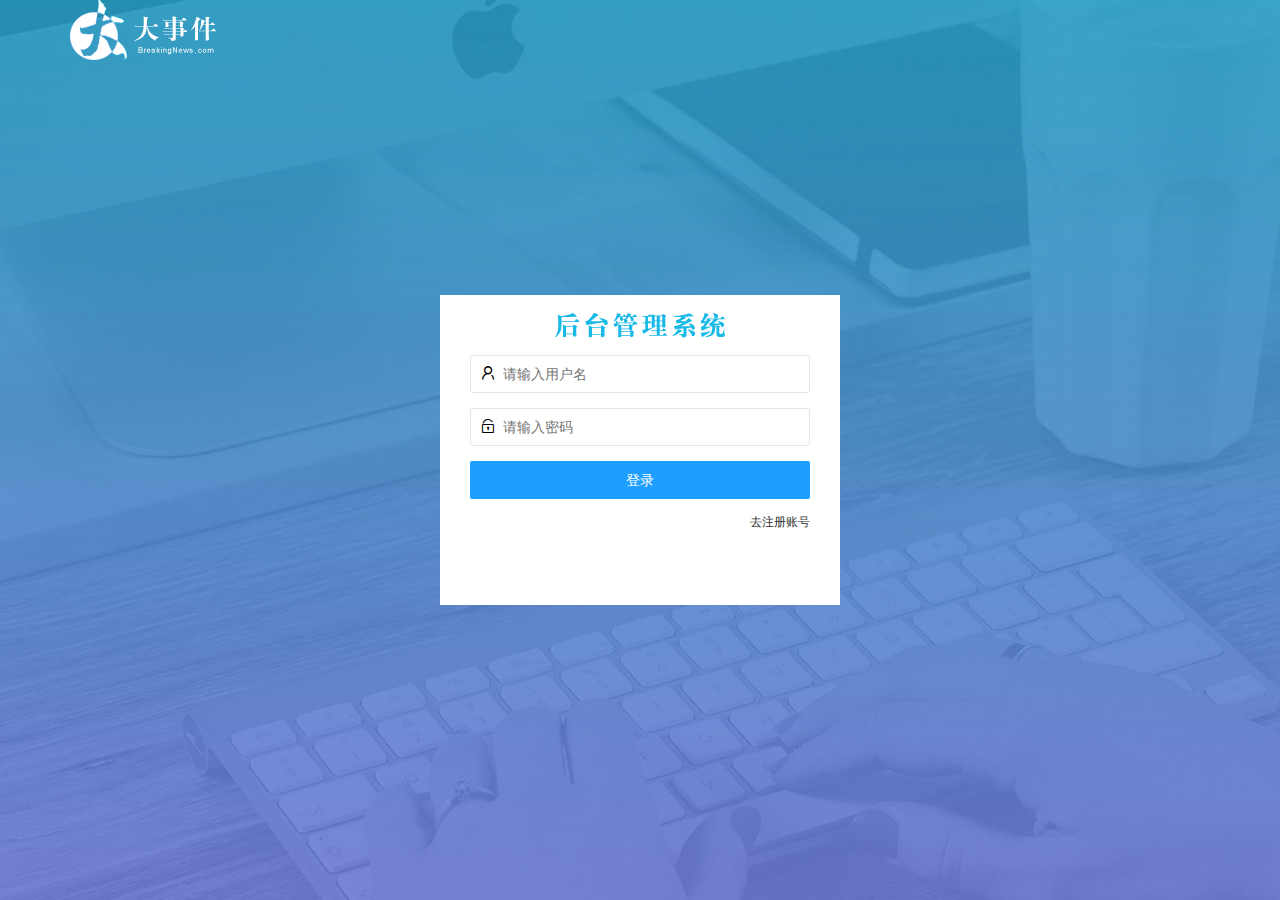
<file: login.html>
<!DOCTYPE html>
<html lang="en">
  <head>
    <meta charset="UTF-8" />
    <meta http-equiv="X-UA-Compatible" content="IE=edge" />
    <meta name="viewport" content="width=device-width, initial-scale=1.0" />
    <title>Document</title>
    <link rel="stylesheet" href="./assets/lib/layui/css/layui.css" />
    <link rel="stylesheet" href="./assets/css/login.css" />
  </head>
  <body>
    <!-- 头部的 Logo 区域 -->
    <div class="layui-main">
      <img src="/assets/images/logo.png" alt="" />
    </div>

    <!-- 登录注册区域 -->
    <div class="loginAndRegBox">
      <div class="title-box"></div>
      <div class="login-box">
        <!-- 登录的表单 -->
        <form class="layui-form" action="" id="form-login">
          <!-- 用户名 -->
          <div class="layui-form-item">
            <i class="layui-icon layui-icon-username"></i>
            <input
              type="text"
              name="username"
              required
              lay-verify="required|username"
              placeholder="请输入用户名"
              autocomplete="off"
              class="layui-input"
            />
          </div>
          <!-- 密码 -->
          <div class="layui-form-item">
            <i class="layui-icon layui-icon-password"></i>
            <input
              type="password"
              name="password"
              required
              lay-verify="required|pass"
              placeholder="请输入密码"
              autocomplete="off"
              class="layui-input"
            />
          </div>
          <!-- 登录按钮 -->
          <div class="layui-form-item">
            <!-- 注意：表单提交按钮和普通按钮的区别，就是 lay-submit 属性 -->
            <button
              class="layui-btn layui-btn-fluid layui-btn-normal"
              lay-submit
            >
              登录
            </button>
          </div>
          <div class="layui-form-item links">
            <a href="javascript:;" id="link_reg">去注册账号</a>
          </div>
        </form>
      </div>
      <div class="reg-box">
        <!-- 注册的表单 -->
        <form class="layui-form" action="" id="form-reg">
          <!-- 用户名 -->
          <div class="layui-form-item">
            <i class="layui-icon layui-icon-username"></i>
            <input
              type="text"
              name="username"
              required
              lay-verify="required|username"
              placeholder="请输入用户名"
              autocomplete="off"
              class="layui-input"
            />
          </div>
          <!-- 密码 -->
          <div class="layui-form-item">
            <i class="layui-icon layui-icon-password"></i>
            <input
              type="password"
              name="password"
              required
              lay-verify="required|pass"
              placeholder="请输入密码"
              autocomplete="off"
              class="layui-input"
            />
          </div>

          <!-- 密码确认 -->
          <div class="layui-form-item">
            <i class="layui-icon layui-icon-password"></i>
            <input
              type="password"
              name="repassword"
              required
              lay-verify="required|pass|repass"
              placeholder="再次输入密码"
              autocomplete="off"
              class="layui-input"
            />
          </div>
          <!-- 登录按钮 -->
          <div class="layui-form-item">
            <!-- 注意：表单提交按钮和普通按钮的区别，就是 lay-submit 属性 -->
            <button
              class="layui-btn layui-btn-fluid layui-btn-normal"
              lay-submit
            >
              注册
            </button>
          </div>
          <div class="layui-form-item links">
            <a href="javascript:;" id="link_login">去登陆</a>
          </div>
        </form>
      </div>
    </div>
    <script src="./assets/lib/layui/layui.all.js"></script>
    <script src="./assets/lib/jquery.js"></script>
    <script src="./assets/js/beasApi.js"></script>
    <script src="./assets/js/login.js"></script>
  </body>
</html>
</file>
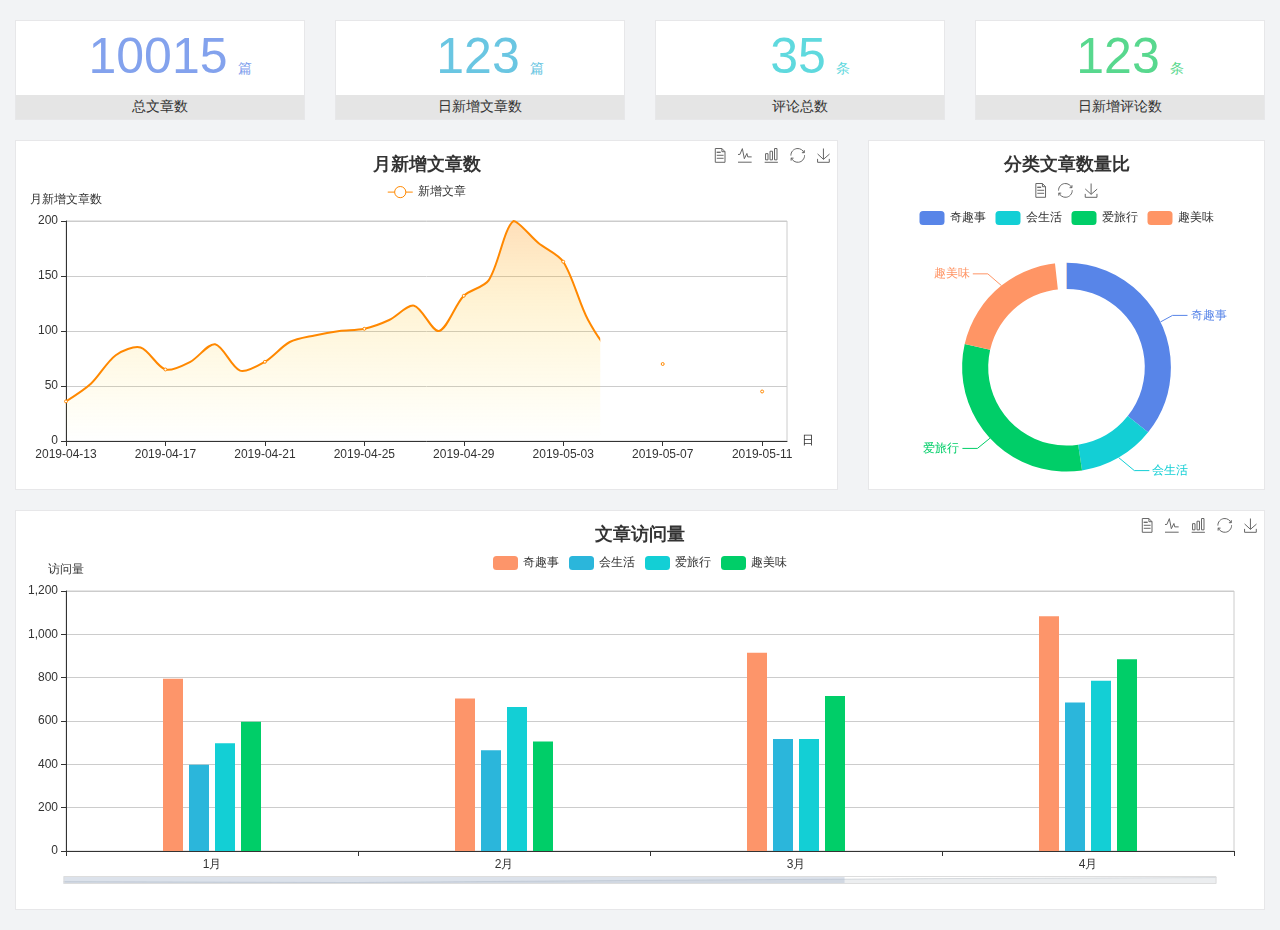
<file: home/dashboard.html>
<!DOCTYPE html>
<html lang="en">
  <head>
    <meta charset="UTF-8" />
    <meta name="viewport" content="width=device-width, initial-scale=1.0" />
    <meta http-equiv="X-UA-Compatible" content="ie=edge" />
    <title>图表统计</title>
    <link rel="stylesheet" href="../assets/lib/bootstrap.css" />
    <link rel="stylesheet" href="../assets/lib/main.css" />
    <script src="../assets/lib/jquery.js"></script>
    <script type="text/javascript" src="../assets/lib/echarts.min.js"></script>
  </head>

  <body>
    <div class="container-fluid">
      <div class="row spannel_list">
        <div class="col-sm-3 col-xs-6">
          <div class="spannel">
            <em>10015</em><span>篇</span>
            <b>总文章数</b>
          </div>
        </div>
        <div class="col-sm-3 col-xs-6">
          <div class="spannel scolor01">
            <em>123</em><span>篇</span>
            <b>日新增文章数</b>
          </div>
        </div>
        <div class="col-sm-3 col-xs-6">
          <div class="spannel scolor02">
            <em>35</em><span>条</span>
            <b>评论总数</b>
          </div>
        </div>
        <div class="col-sm-3 col-xs-6">
          <div class="spannel scolor03">
            <em>123</em><span>条</span>
            <b>日新增评论数</b>
          </div>
        </div>
      </div>
    </div>

    <div class="container-fluid">
      <div class="row curve-pie">
        <div class="col-lg-8 col-md-8">
          <div class="gragh_pannel" id="curve_show"></div>
        </div>
        <div class="col-lg-4 col-md-4">
          <div class="gragh_pannel" id="pie_show"></div>
        </div>
      </div>
    </div>

    <div class="container-fluid">
      <div class="column_pannel" id="column_show"></div>
    </div>

    <script>
      var oChart = echarts.init(document.getElementById("curve_show"));
      var aList_all = [
        { count: 36, date: "2019-04-13" },
        { count: 52, date: "2019-04-14" },
        { count: 78, date: "2019-04-15" },
        { count: 85, date: "2019-04-16" },
        { count: 65, date: "2019-04-17" },
        { count: 72, date: "2019-04-18" },
        { count: 88, date: "2019-04-19" },
        { count: 64, date: "2019-04-20" },
        { count: 72, date: "2019-04-21" },
        { count: 90, date: "2019-04-22" },
        { count: 96, date: "2019-04-23" },
        { count: 100, date: "2019-04-24" },
        { count: 102, date: "2019-04-25" },
        { count: 110, date: "2019-04-26" },
        { count: 123, date: "2019-04-27" },
        { count: 100, date: "2019-04-28" },
        { count: 132, date: "2019-04-29" },
        { count: 146, date: "2019-04-30" },
        { count: 200, date: "2019-05-01" },
        { count: 180, date: "2019-05-02" },
        { count: 163, date: "2019-05-03" },
        { count: 110, date: "2019-05-04" },
        { count: 80, date: "2019-05-05" },
        { count: 82, date: "2019-05-06" },
        { count: 70, date: "2019-05-07" },
        { count: 65, date: "2019-05-08" },
        { count: 54, date: "2019-05-09" },
        { count: 40, date: "2019-05-10" },
        { count: 45, date: "2019-05-11" },
        { count: 38, date: "2019-05-12" },
      ];

      let aCount = [];
      let aDate = [];

      for (var i = 0; i < aList_all.length; i++) {
        aCount.push(aList_all[i].count);
        aDate.push(aList_all[i].date);
      }

      var chartopt = {
        title: {
          text: "月新增文章数",
          left: "center",
          top: "10",
        },
        tooltip: {
          trigger: "axis",
        },
        legend: {
          data: ["新增文章"],
          top: "40",
        },
        toolbox: {
          show: true,
          feature: {
            mark: { show: true },
            dataView: { show: true, readOnly: false },
            magicType: { show: true, type: ["line", "bar"] },
            restore: { show: true },
            saveAsImage: { show: true },
          },
        },
        calculable: true,
        xAxis: [
          {
            name: "日",
            type: "category",
            boundaryGap: false,
            data: aDate,
          },
        ],
        yAxis: [
          {
            name: "月新增文章数",
            type: "value",
          },
        ],
        series: [
          {
            name: "新增文章",
            type: "line",
            smooth: true,
            itemStyle: {
              normal: { areaStyle: { type: "default" }, color: "#f80" },
              lineStyle: { color: "#f80" },
            },
            data: aCount,
          },
        ],
        areaStyle: {
          normal: {
            color: new echarts.graphic.LinearGradient(0, 0, 0, 1, [
              {
                offset: 0,
                color: "rgba(255,136,0,0.39)",
              },
              {
                offset: 0.34,
                color: "rgba(255,180,0,0.25)",
              },
              {
                offset: 1,
                color: "rgba(255,222,0,0.00)",
              },
            ]),
          },
        },
        grid: {
          show: true,
          x: 50,
          x2: 50,
          y: 80,
          height: 220,
        },
      };

      oChart.setOption(chartopt);

      var oPie = echarts.init(document.getElementById("pie_show"));
      var oPieopt = {
        title: {
          top: 10,
          text: "分类文章数量比",
          x: "center",
        },
        tooltip: {
          trigger: "item",
          formatter: "{a} <br/>{b} : {c} ({d}%)",
        },
        color: ["#5885e8", "#13cfd5", "#00ce68", "#ff9565"],
        legend: {
          x: "center",
          top: 65,
          data: ["奇趣事", "会生活", "爱旅行", "趣美味"],
        },
        toolbox: {
          show: true,
          x: "center",
          top: 35,
          feature: {
            mark: { show: true },
            dataView: { show: true, readOnly: false },
            magicType: {
              show: true,
              type: ["pie", "funnel"],
              option: {
                funnel: {
                  x: "25%",
                  width: "50%",
                  funnelAlign: "left",
                  max: 1548,
                },
              },
            },
            restore: { show: true },
            saveAsImage: { show: true },
          },
        },
        calculable: true,
        series: [
          {
            name: "访问来源",
            type: "pie",
            radius: ["45%", "60%"],
            center: ["50%", "65%"],
            data: [
              { value: 300, name: "奇趣事" },
              { value: 100, name: "会生活" },
              { value: 260, name: "爱旅行" },
              { value: 180, name: "趣美味" },
            ],
          },
        ],
      };
      oPie.setOption(oPieopt);

      var oColumn = this.echarts.init(document.getElementById("column_show"));
      var oColumnopt = {
        title: {
          text: "文章访问量",
          left: "center",
          top: "10",
        },
        tooltip: {
          trigger: "axis",
        },
        legend: {
          data: ["奇趣事", "会生活", "爱旅行", "趣美味"],
          top: "40",
        },
        toolbox: {
          show: true,
          feature: {
            mark: { show: true },
            dataView: { show: true, readOnly: false },
            magicType: { show: true, type: ["line", "bar"] },
            restore: { show: true },
            saveAsImage: { show: true },
          },
        },
        calculable: true,
        xAxis: [
          {
            type: "category",
            data: ["1月", "2月", "3月", "4月", "5月"],
          },
        ],
        yAxis: [
          {
            name: "访问量",
            type: "value",
          },
        ],
        series: [
          {
            name: "奇趣事",
            type: "bar",
            barWidth: 20,
            itemStyle: {
              normal: { areaStyle: { type: "default" }, color: "#fd956a" },
            },
            data: [800, 708, 920, 1090, 1200],
          },
          {
            name: "会生活",
            type: "bar",
            barWidth: 20,
            itemStyle: {
              normal: { areaStyle: { type: "default" }, color: "#2bb6db" },
            },
            data: [400, 468, 520, 690, 800],
          },
          {
            name: "爱旅行",
            type: "bar",
            barWidth: 20,
            itemStyle: {
              normal: { areaStyle: { type: "default" }, color: "#13cfd5" },
            },
            data: [500, 668, 520, 790, 900],
          },
          {
            name: "趣美味",
            type: "bar",
            barWidth: 20,
            itemStyle: {
              normal: { areaStyle: { type: "default" }, color: "#00ce68" },
            },
            data: [600, 508, 720, 890, 1000],
          },
        ],
        grid: {
          show: true,
          x: 50,
          x2: 30,
          y: 80,
          height: 260,
        },
        dataZoom: [
          //给x轴设置滚动条
          {
            start: 0, //默认为0
            end: 100 - 1000 / 31, //默认为100
            type: "slider",
            show: true,
            xAxisIndex: [0],
            handleSize: 0, //滑动条的 左右2个滑动条的大小
            height: 8, //组件高度
            left: 45, //左边的距离
            right: 50, //右边的距离
            bottom: 26, //右边的距离
            handleColor: "#ddd", //h滑动图标的颜色
            handleStyle: {
              borderColor: "#cacaca",
              borderWidth: "1",
              shadowBlur: 2,
              background: "#ddd",
              shadowColor: "#ddd",
            },
          },
        ],
      };
      oColumn.setOption(oColumnopt);
    </script>
  </body>
</html>
</file>
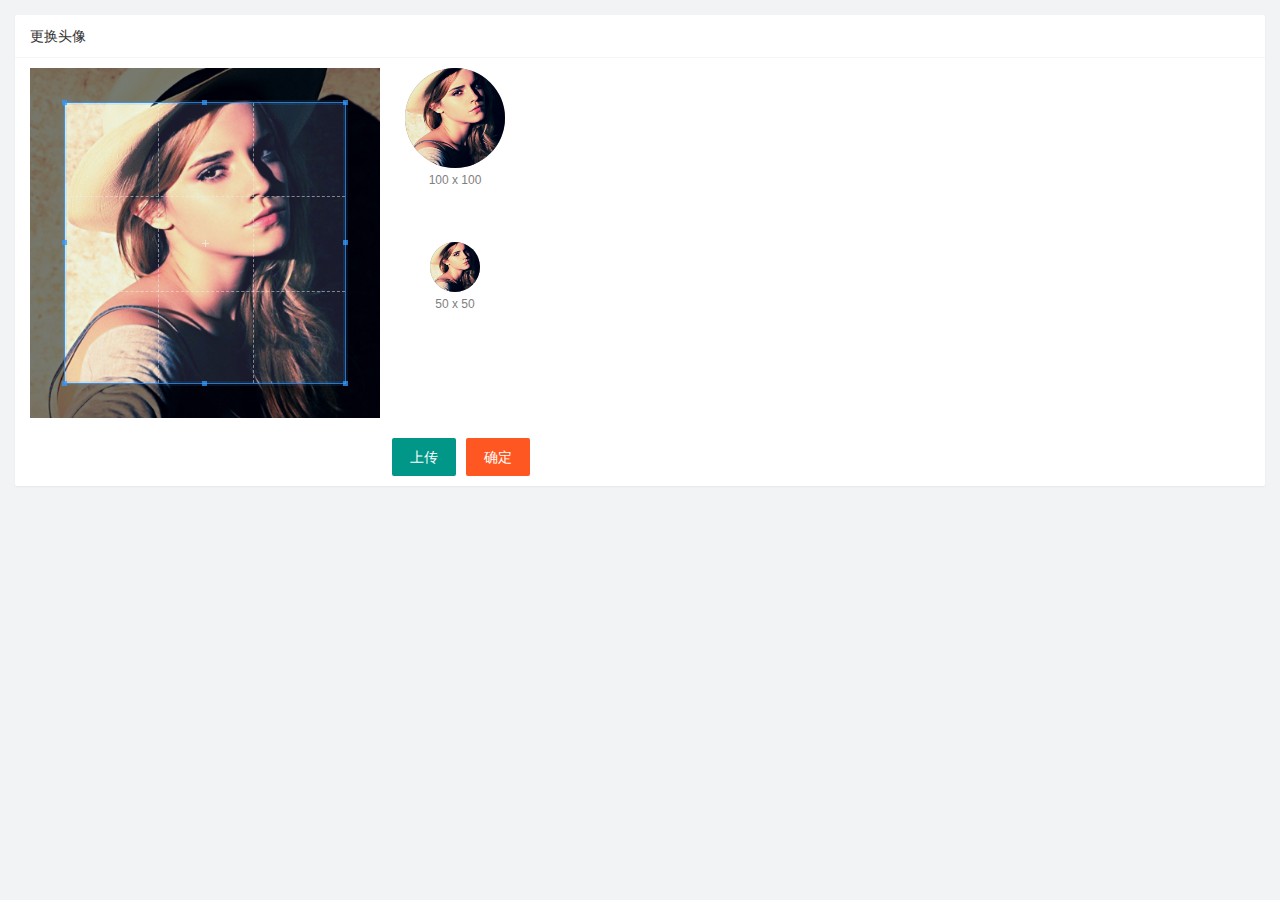
<file: user/user_avatar.html>
<!DOCTYPE html>
<html lang="en">
  <head>
    <meta charset="UTF-8" />
    <meta http-equiv="X-UA-Compatible" content="IE=edge" />
    <meta name="viewport" content="width=device-width, initial-scale=1.0" />
    <title>Document</title>
    <link rel="stylesheet" href="/assets/lib/layui/css/layui.css" />
    <link rel="stylesheet" href="/assets/lib/cropper/cropper.css" />
    <link rel="stylesheet" href="/assets/css/user/user_avatar.css" />
  </head>
  <body>
    <!-- 卡片区域 -->
    <div class="layui-card">
      <div class="layui-card-header">更换头像</div>
      <div class="layui-card-body">
        <!-- 第一行的图片裁剪和预览区域 -->
        <div class="row1">
          <!-- 图片裁剪区域 -->
          <div class="cropper-box">
            <!-- 这个 img 标签很重要，将来会把它初始化为裁剪区域 -->
            <img id="image" src="/assets/images/sample.jpg" />
          </div>
          <!-- 图片的预览区域 -->
          <div class="preview-box">
            <div>
              <!-- 宽高为 100px 的预览区域 -->
              <div class="img-preview w100"></div>
              <p class="size">100 x 100</p>
            </div>
            <div>
              <!-- 宽高为 50px 的预览区域 -->
              <div class="img-preview w50"></div>
              <p class="size">50 x 50</p>
            </div>
          </div>
        </div>
        <!-- 第二行的按钮区域 -->
        <div class="row2">
          <input
            type="file"
            id="file"
            accept="image/png,image/jpeg"
            style="display: none"
          />
          <button type="button" class="layui-btn" id="btnFile">上传</button>
          <button
            type="button"
            class="layui-btn layui-btn-danger"
            id="btnUpload"
          >
            确定
          </button>
        </div>
      </div>
    </div>
    <script src="/assets/lib/jquery.js"></script>
    <script src="/assets/lib/cropper/Cropper.js"></script>
    <script src="/assets/lib/cropper/jquery-cropper.js"></script>
    <script src="/assets/lib/layui/layui.all.js"></script>
    <script src="/assets/js/beasApi.js"></script>
    <script src="/assets/js/user/user_avatar.js"></script>
  </body>
</html>
</file>
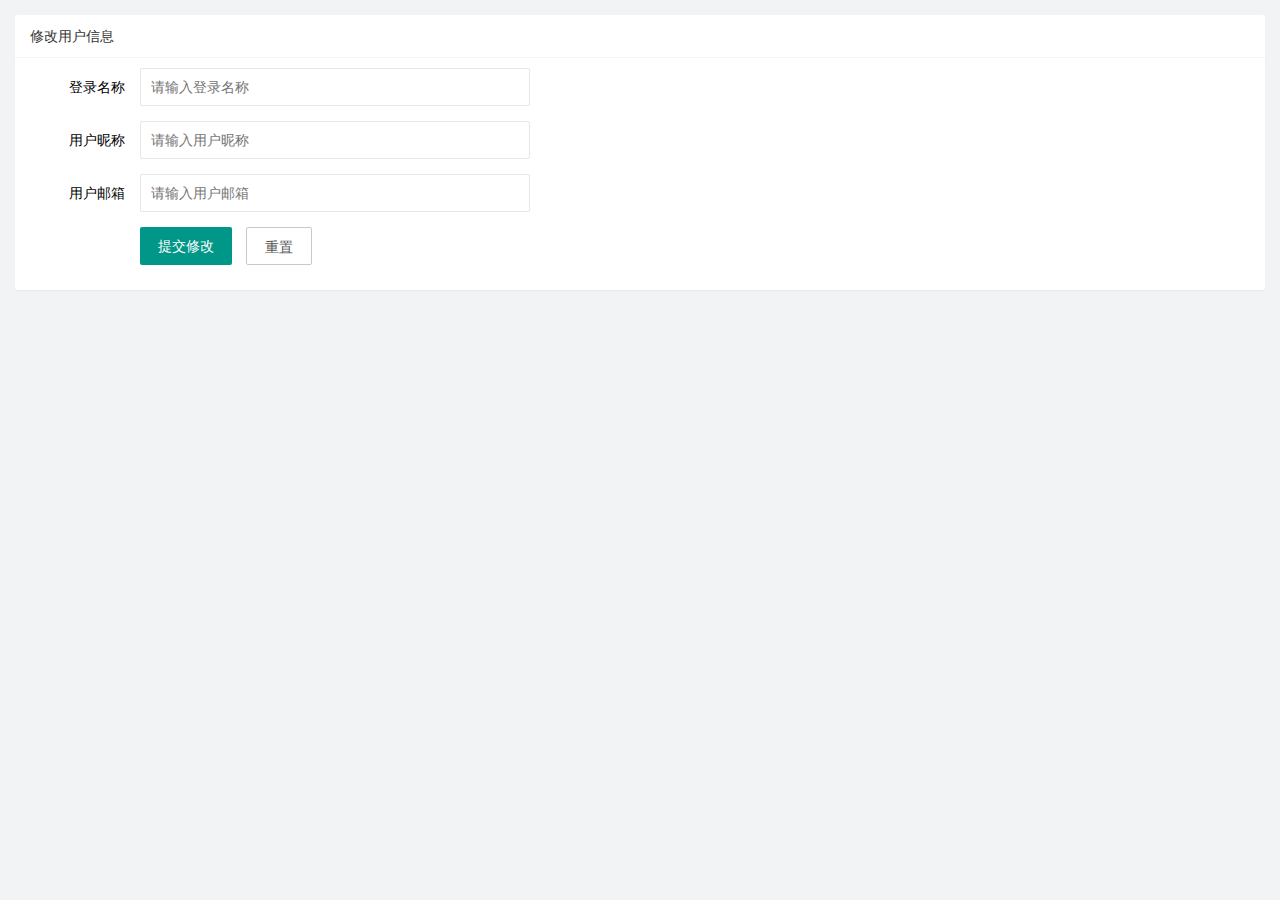
<file: user/user_info.html>
<!DOCTYPE html>
<html lang="en">
  <head>
    <meta charset="UTF-8" />
    <meta http-equiv="X-UA-Compatible" content="IE=edge" />
    <meta name="viewport" content="width=device-width, initial-scale=1.0" />
    <title>Document</title>
    <!-- 导入 layui 的样式 -->
    <link rel="stylesheet" href="/assets/lib/layui/css/layui.css" />
    <!-- 导入自己的样式 -->
    <link rel="stylesheet" href="/assets/css/user/user_info.css" />
  </head>
  <body>
    <!-- 卡片区域 -->
    <div class="layui-card">
      <div class="layui-card-header">修改用户信息</div>
      <div class="layui-card-body">
        <form class="layui-form" lay-filter="formUserInfo">
          <input type="hidden" name="id" />
          <div class="layui-form-item">
            <label class="layui-form-label">登录名称</label>
            <div class="layui-input-block">
              <input
                type="text"
                name="username"
                required
                lay-verify="required"
                placeholder="请输入登录名称"
                autocomplete="off"
                class="layui-input"
                readonly
              />
            </div>
          </div>
          <div class="layui-form-item">
            <label class="layui-form-label">用户昵称</label>
            <div class="layui-input-block">
              <input
                type="text"
                name="nickname"
                required
                lay-verify="required|nickname"
                placeholder="请输入用户昵称"
                autocomplete="off"
                class="layui-input"
              />
            </div>
          </div>
          <div class="layui-form-item">
            <label class="layui-form-label">用户邮箱</label>
            <div class="layui-input-block">
              <input
                type="text"
                name="email"
                required
                lay-verify="required|email"
                placeholder="请输入用户邮箱"
                autocomplete="off"
                class="layui-input"
              />
            </div>
          </div>
          <div class="layui-form-item">
            <div class="layui-input-block">
              <button id="btnSubmit" class="layui-btn" lay-submit lay-filter="formDemo">
                提交修改
              </button>
              <button id="btnReset" type="reset" class="layui-btn layui-btn-primary">
                重置
              </button>
            </div>
          </div>
        </form>
      </div>
    </div>
    <!-- 导入layui -->
    <script src="/assets/lib/layui/layui.all.js"></script>
    <!-- 导入JQuery -->
    <script src="/assets/lib/jquery.js"></script>
    <!-- 引入beasapi -->
    <script src="/assets/js/beasApi.js"></script>
    <!-- 导入自己的js -->
    <script src="/assets/js/user/user_info.js"></script>
  </body>
</html>
</file>
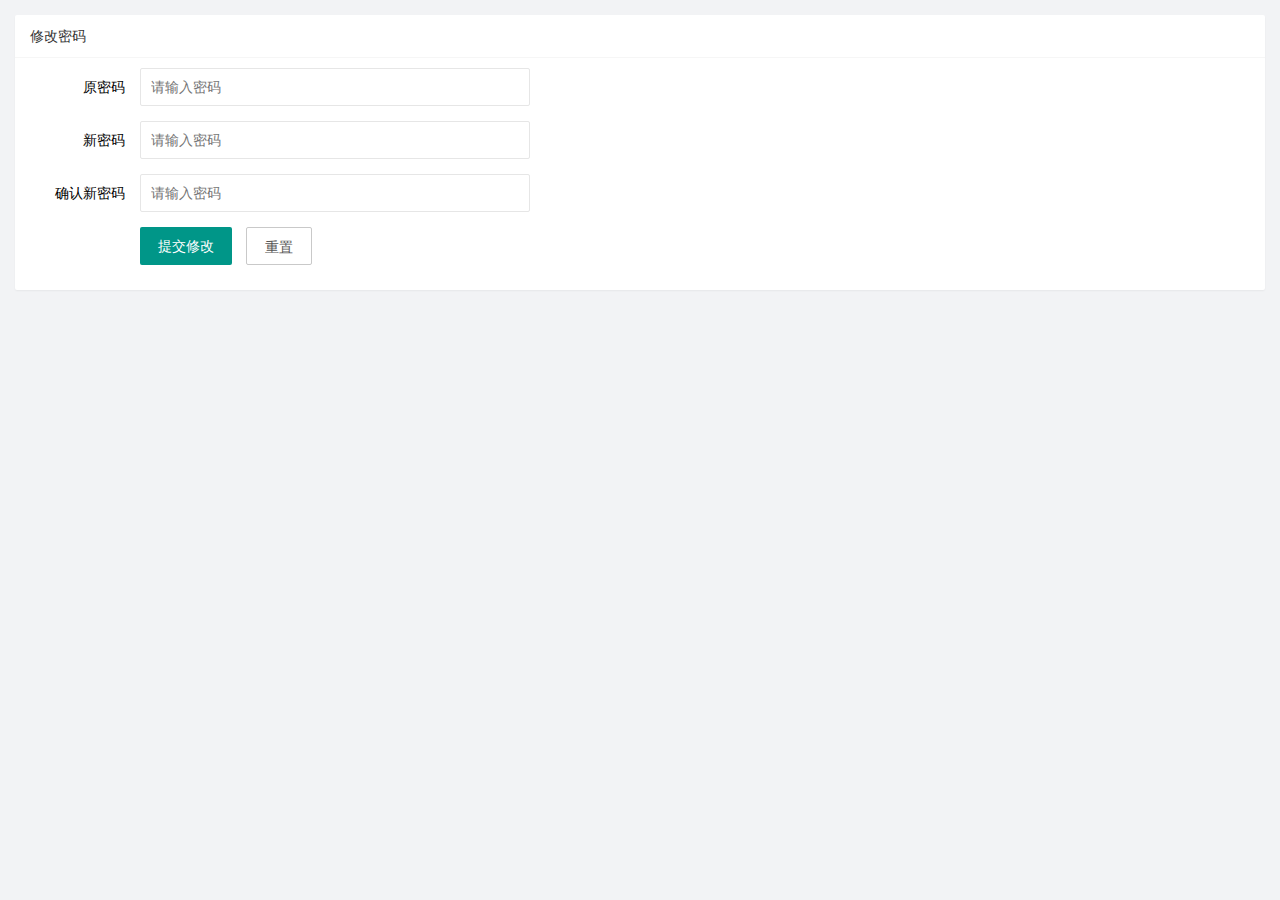
<file: user/user_pwd.html>
<!DOCTYPE html>
<html lang="en">
  <head>
    <meta charset="UTF-8" />
    <meta http-equiv="X-UA-Compatible" content="IE=edge" />
    <meta name="viewport" content="width=device-width, initial-scale=1.0" />
    <title>Document</title>
    <!-- 导入 layui 的样式 -->
    <link rel="stylesheet" href="/assets/lib/layui/css/layui.css" />
    <!-- 导入自己的样式 -->
    <link rel="stylesheet" href="/assets/css/user/user_pwd.css" />
  </head>
  <body>
    <!-- 卡片区域 -->
    <div class="layui-card">
      <div class="layui-card-header">修改密码</div>
      <div class="layui-card-body">
        <form class="layui-form" lay-filter="formUserInfo">
          <div class="layui-form-item">
            <label class="layui-form-label">原密码</label>
            <div class="layui-input-block">
              <input
                type="password"
                name="oldPwd"
                placeholder="请输入密码"
                autocomplete="off"
                class="layui-input"
                required
                lay-verify="required|pass"
              />
            </div>
          </div>
          <div class="layui-form-item">
            <label class="layui-form-label">新密码</label>
            <div class="layui-input-block">
              <input
                type="password"
                name="newPwd"
                placeholder="请输入密码"
                autocomplete="off"
                class="layui-input"
                required
                lay-verify="required|pass|samepass"
              />
            </div>
          </div>
          <div class="layui-form-item">
            <label class="layui-form-label">确认新密码</label>
            <div class="layui-input-block">
              <input
                type="password"
                name="regPassword"
                placeholder="请输入密码"
                autocomplete="off"
                class="layui-input"
                required
                lay-verify="required|repass"
              />
            </div>
          </div>

          <div class="layui-form-item">
            <div class="layui-input-block">
              <button class="layui-btn" lay-submit lay-filter="formDemo">
                提交修改
              </button>
              <button
                id="btnReset"
                type="reset"
                class="layui-btn layui-btn-primary"
              >
                重置
              </button>
            </div>
          </div>
        </form>
      </div>
    </div>
    <!-- 导入layui -->
    <script src="/assets/lib/layui/layui.all.js"></script>
    <!-- 导入JQuery -->
    <script src="/assets/lib/jquery.js"></script>
    <!-- 引入beasapi -->
    <script src="/assets/js/beasApi.js"></script>
    <!-- 导入自己的js -->
    <script src="/assets/js/user/user_pwd.js"></script>
  </body>
</html>
</file>
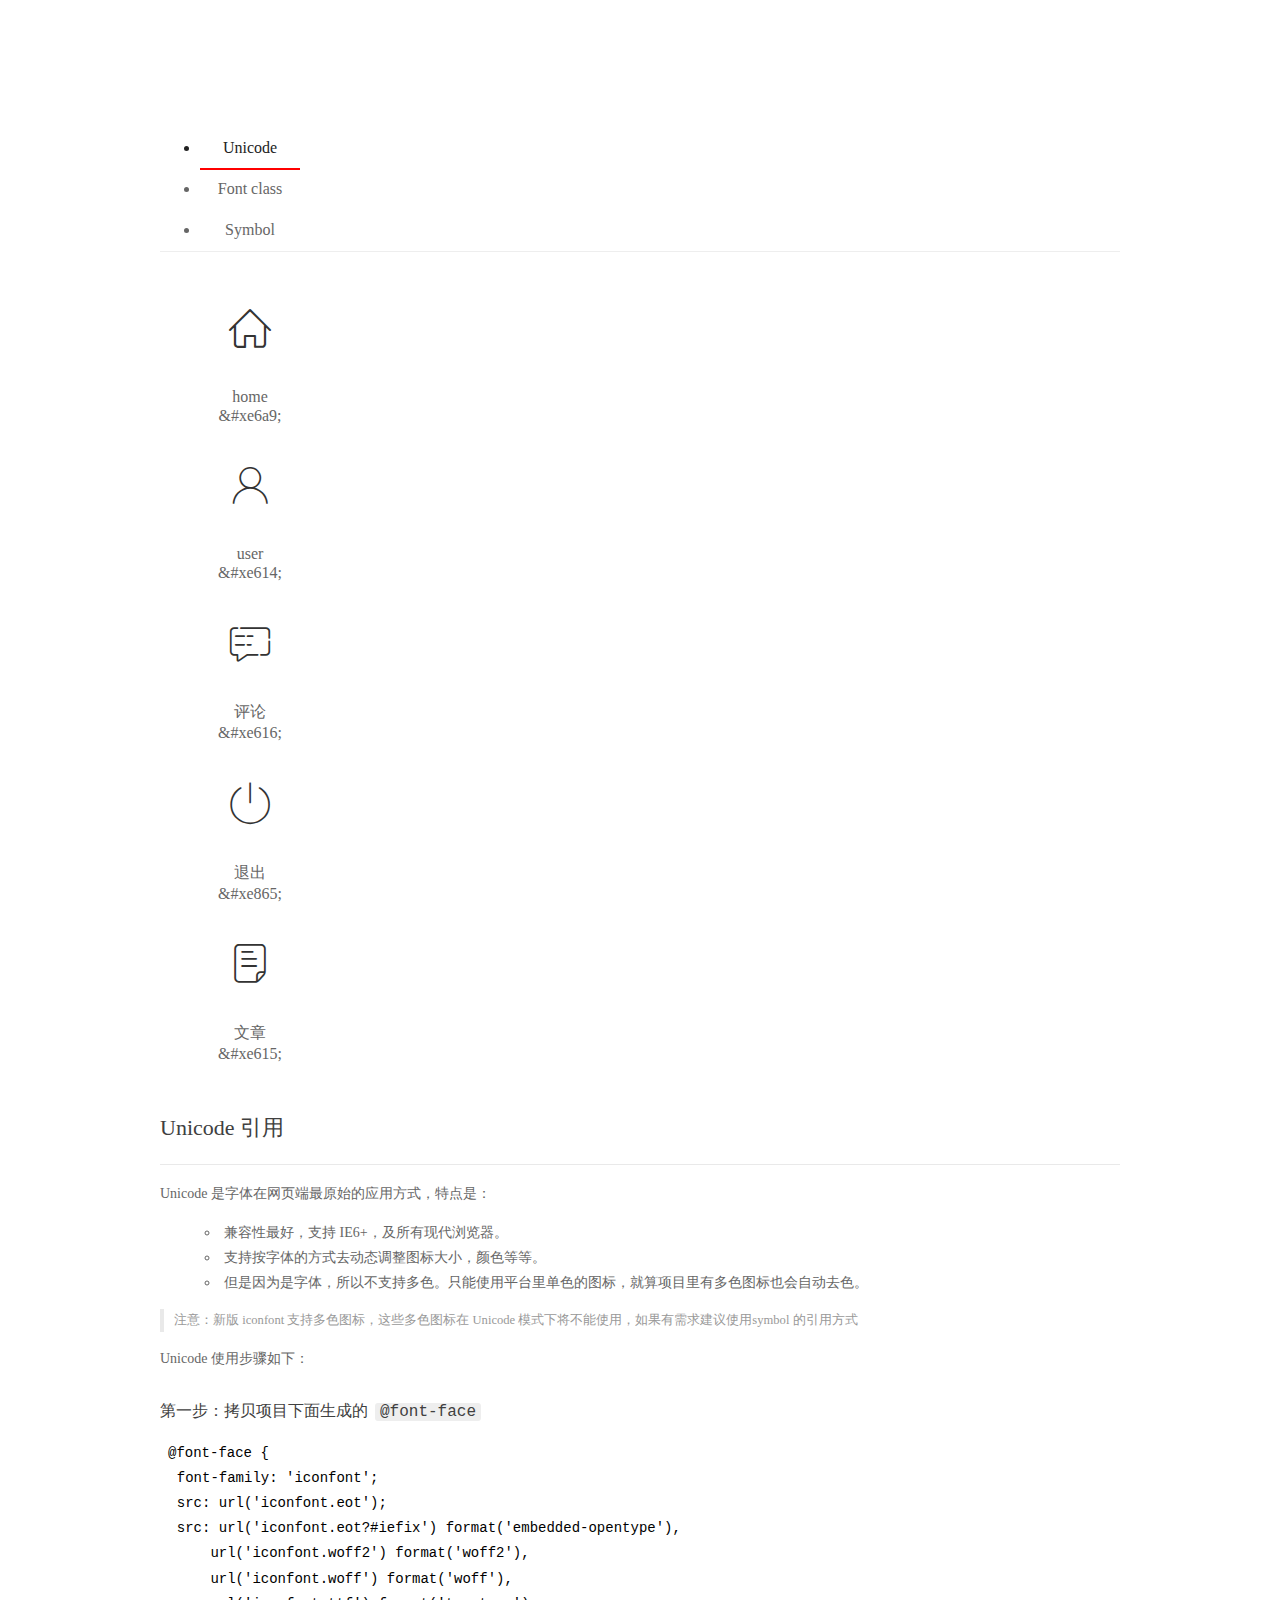
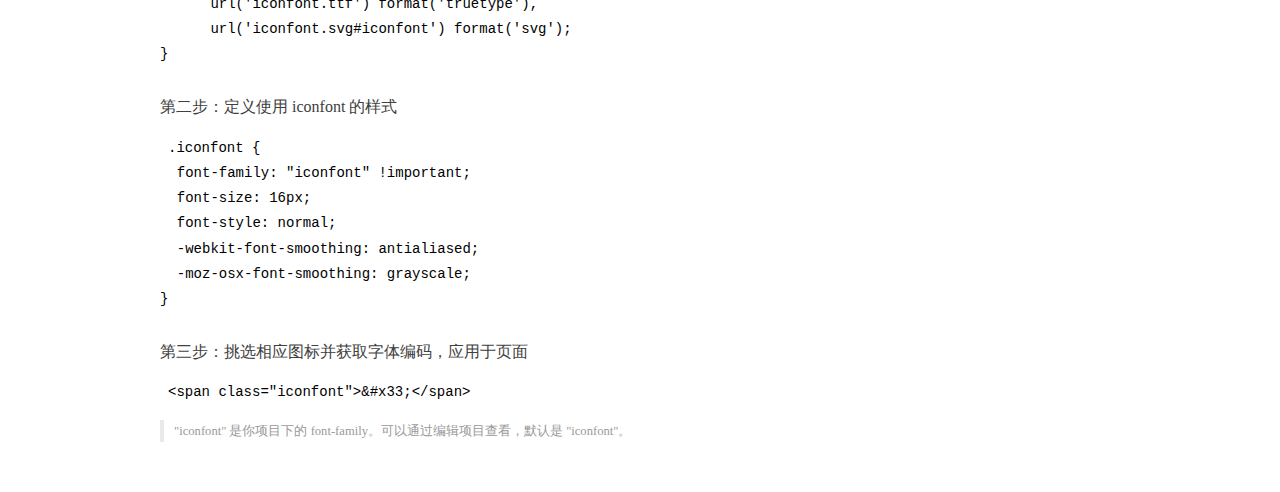
<file: assets/fonts/demo_index.html>
<!DOCTYPE html>
<html>
<head>
  <meta charset="utf-8"/>
  <title>IconFont Demo</title>
  <link rel="shortcut icon" href="https://gtms04.alicdn.com/tps/i4/TB1_oz6GVXXXXaFXpXXJDFnIXXX-64-64.ico" type="image/x-icon"/>
  <link rel="stylesheet" href="https://g.alicdn.com/thx/cube/1.3.2/cube.min.css">
  <link rel="stylesheet" href="demo.css">
  <link rel="stylesheet" href="iconfont.css">
  <script src="iconfont.js"></script>
  <!-- jQuery -->
  <script src="https://a1.alicdn.com/oss/uploads/2018/12/26/7bfddb60-08e8-11e9-9b04-53e73bb6408b.js"></script>
  <!-- 代码高亮 -->
  <script src="https://a1.alicdn.com/oss/uploads/2018/12/26/a3f714d0-08e6-11e9-8a15-ebf944d7534c.js"></script>
</head>
<body>
  <div class="main">
    <h1 class="logo"><a href="https://www.iconfont.cn/" title="iconfont 首页" target="_blank">&#xe86b;</a></h1>
    <div class="nav-tabs">
      <ul id="tabs" class="dib-box">
        <li class="dib active"><span>Unicode</span></li>
        <li class="dib"><span>Font class</span></li>
        <li class="dib"><span>Symbol</span></li>
      </ul>
      
    </div>
    <div class="tab-container">
      <div class="content unicode" style="display: block;">
          <ul class="icon_lists dib-box">
          
            <li class="dib">
              <span class="icon iconfont">&#xe6a9;</span>
                <div class="name">home</div>
                <div class="code-name">&amp;#xe6a9;</div>
              </li>
          
            <li class="dib">
              <span class="icon iconfont">&#xe614;</span>
                <div class="name">user</div>
                <div class="code-name">&amp;#xe614;</div>
              </li>
          
            <li class="dib">
              <span class="icon iconfont">&#xe616;</span>
                <div class="name">评论</div>
                <div class="code-name">&amp;#xe616;</div>
              </li>
          
            <li class="dib">
              <span class="icon iconfont">&#xe865;</span>
                <div class="name">退出</div>
                <div class="code-name">&amp;#xe865;</div>
              </li>
          
            <li class="dib">
              <span class="icon iconfont">&#xe615;</span>
                <div class="name">文章</div>
                <div class="code-name">&amp;#xe615;</div>
              </li>
          
          </ul>
          <div class="article markdown">
          <h2 id="unicode-">Unicode 引用</h2>
          <hr>

          <p>Unicode 是字体在网页端最原始的应用方式，特点是：</p>
          <ul>
            <li>兼容性最好，支持 IE6+，及所有现代浏览器。</li>
            <li>支持按字体的方式去动态调整图标大小，颜色等等。</li>
            <li>但是因为是字体，所以不支持多色。只能使用平台里单色的图标，就算项目里有多色图标也会自动去色。</li>
          </ul>
          <blockquote>
            <p>注意：新版 iconfont 支持多色图标，这些多色图标在 Unicode 模式下将不能使用，如果有需求建议使用symbol 的引用方式</p>
          </blockquote>
          <p>Unicode 使用步骤如下：</p>
          <h3 id="-font-face">第一步：拷贝项目下面生成的 <code>@font-face</code></h3>
<pre><code class="language-css"
>@font-face {
  font-family: 'iconfont';
  src: url('iconfont.eot');
  src: url('iconfont.eot?#iefix') format('embedded-opentype'),
      url('iconfont.woff2') format('woff2'),
      url('iconfont.woff') format('woff'),
      url('iconfont.ttf') format('truetype'),
      url('iconfont.svg#iconfont') format('svg');
}
</code></pre>
          <h3 id="-iconfont-">第二步：定义使用 iconfont 的样式</h3>
<pre><code class="language-css"
>.iconfont {
  font-family: "iconfont" !important;
  font-size: 16px;
  font-style: normal;
  -webkit-font-smoothing: antialiased;
  -moz-osx-font-smoothing: grayscale;
}
</code></pre>
          <h3 id="-">第三步：挑选相应图标并获取字体编码，应用于页面</h3>
<pre>
<code class="language-html"
>&lt;span class="iconfont"&gt;&amp;#x33;&lt;/span&gt;
</code></pre>
          <blockquote>
            <p>"iconfont" 是你项目下的 font-family。可以通过编辑项目查看，默认是 "iconfont"。</p>
          </blockquote>
          </div>
      </div>
      <div class="content font-class">
        <ul class="icon_lists dib-box">
          
          <li class="dib">
            <span class="icon iconfont icon-home"></span>
            <div class="name">
              home
            </div>
            <div class="code-name">.icon-home
            </div>
          </li>
          
          <li class="dib">
            <span class="icon iconfont icon-user"></span>
            <div class="name">
              user
            </div>
            <div class="code-name">.icon-user
            </div>
          </li>
          
          <li class="dib">
            <span class="icon iconfont icon-pinglun"></span>
            <div class="name">
              评论
            </div>
            <div class="code-name">.icon-pinglun
            </div>
          </li>
          
          <li class="dib">
            <span class="icon iconfont icon-tuichu"></span>
            <div class="name">
              退出
            </div>
            <div class="code-name">.icon-tuichu
            </div>
          </li>
          
          <li class="dib">
            <span class="icon iconfont icon-16"></span>
            <div class="name">
              文章
            </div>
            <div class="code-name">.icon-16
            </div>
          </li>
          
        </ul>
        <div class="article markdown">
        <h2 id="font-class-">font-class 引用</h2>
        <hr>

        <p>font-class 是 Unicode 使用方式的一种变种，主要是解决 Unicode 书写不直观，语意不明确的问题。</p>
        <p>与 Unicode 使用方式相比，具有如下特点：</p>
        <ul>
          <li>兼容性良好，支持 IE8+，及所有现代浏览器。</li>
          <li>相比于 Unicode 语意明确，书写更直观。可以很容易分辨这个 icon 是什么。</li>
          <li>因为使用 class 来定义图标，所以当要替换图标时，只需要修改 class 里面的 Unicode 引用。</li>
          <li>不过因为本质上还是使用的字体，所以多色图标还是不支持的。</li>
        </ul>
        <p>使用步骤如下：</p>
        <h3 id="-fontclass-">第一步：引入项目下面生成的 fontclass 代码：</h3>
<pre><code class="language-html">&lt;link rel="stylesheet" href="./iconfont.css"&gt;
</code></pre>
        <h3 id="-">第二步：挑选相应图标并获取类名，应用于页面：</h3>
<pre><code class="language-html">&lt;span class="iconfont icon-xxx"&gt;&lt;/span&gt;
</code></pre>
        <blockquote>
          <p>"
            iconfont" 是你项目下的 font-family。可以通过编辑项目查看，默认是 "iconfont"。</p>
        </blockquote>
      </div>
      </div>
      <div class="content symbol">
          <ul class="icon_lists dib-box">
          
            <li class="dib">
                <svg class="icon svg-icon" aria-hidden="true">
                  <use xlink:href="#icon-home"></use>
                </svg>
                <div class="name">home</div>
                <div class="code-name">#icon-home</div>
            </li>
          
            <li class="dib">
                <svg class="icon svg-icon" aria-hidden="true">
                  <use xlink:href="#icon-user"></use>
                </svg>
                <div class="name">user</div>
                <div class="code-name">#icon-user</div>
            </li>
          
            <li class="dib">
                <svg class="icon svg-icon" aria-hidden="true">
                  <use xlink:href="#icon-pinglun"></use>
                </svg>
                <div class="name">评论</div>
                <div class="code-name">#icon-pinglun</div>
            </li>
          
            <li class="dib">
                <svg class="icon svg-icon" aria-hidden="true">
                  <use xlink:href="#icon-tuichu"></use>
                </svg>
                <div class="name">退出</div>
                <div class="code-name">#icon-tuichu</div>
            </li>
          
            <li class="dib">
                <svg class="icon svg-icon" aria-hidden="true">
                  <use xlink:href="#icon-16"></use>
                </svg>
                <div class="name">文章</div>
                <div class="code-name">#icon-16</div>
            </li>
          
          </ul>
          <div class="article markdown">
          <h2 id="symbol-">Symbol 引用</h2>
          <hr>

          <p>这是一种全新的使用方式，应该说这才是未来的主流，也是平台目前推荐的用法。相关介绍可以参考这篇<a href="">文章</a>
            这种用法其实是做了一个 SVG 的集合，与另外两种相比具有如下特点：</p>
          <ul>
            <li>支持多色图标了，不再受单色限制。</li>
            <li>通过一些技巧，支持像字体那样，通过 <code>font-size</code>, <code>color</code> 来调整样式。</li>
            <li>兼容性较差，支持 IE9+，及现代浏览器。</li>
            <li>浏览器渲染 SVG 的性能一般，还不如 png。</li>
          </ul>
          <p>使用步骤如下：</p>
          <h3 id="-symbol-">第一步：引入项目下面生成的 symbol 代码：</h3>
<pre><code class="language-html">&lt;script src="./iconfont.js"&gt;&lt;/script&gt;
</code></pre>
          <h3 id="-css-">第二步：加入通用 CSS 代码（引入一次就行）：</h3>
<pre><code class="language-html">&lt;style&gt;
.icon {
  width: 1em;
  height: 1em;
  vertical-align: -0.15em;
  fill: currentColor;
  overflow: hidden;
}
&lt;/style&gt;
</code></pre>
          <h3 id="-">第三步：挑选相应图标并获取类名，应用于页面：</h3>
<pre><code class="language-html">&lt;svg class="icon" aria-hidden="true"&gt;
  &lt;use xlink:href="#icon-xxx"&gt;&lt;/use&gt;
&lt;/svg&gt;
</code></pre>
          </div>
      </div>

    </div>
  </div>
  <script>
  $(document).ready(function () {
      $('.tab-container .content:first').show()

      $('#tabs li').click(function (e) {
        var tabContent = $('.tab-container .content')
        var index = $(this).index()

        if ($(this).hasClass('active')) {
          return
        } else {
          $('#tabs li').removeClass('active')
          $(this).addClass('active')

          tabContent.hide().eq(index).fadeIn()
        }
      })
    })
  </script>
</body>
</html>
</file>
<file: assets/lib/layui/css/layui.css>
/** layui-v2.5.5 MIT License By https://www.layui.com */
 .layui-inline,img{display:inline-block;vertical-align:middle}h1,h2,h3,h4,h5,h6{font-weight:400}.layui-edge,.layui-header,.layui-inline,.layui-main{position:relative}.layui-body,.layui-edge,.layui-elip{overflow:hidden}.layui-btn,.layui-edge,.layui-inline,img{vertical-align:middle}.layui-btn,.layui-disabled,.layui-icon,.layui-unselect{-moz-user-select:none;-webkit-user-select:none;-ms-user-select:none}.layui-elip,.layui-form-checkbox span,.layui-form-pane .layui-form-label{text-overflow:ellipsis;white-space:nowrap}.layui-breadcrumb,.layui-tree-btnGroup{visibility:hidden}blockquote,body,button,dd,div,dl,dt,form,h1,h2,h3,h4,h5,h6,input,li,ol,p,pre,td,textarea,th,ul{margin:0;padding:0;-webkit-tap-highlight-color:rgba(0,0,0,0)}a:active,a:hover{outline:0}img{border:none}li{list-style:none}table{border-collapse:collapse;border-spacing:0}h4,h5,h6{font-size:100%}button,input,optgroup,option,select,textarea{font-family:inherit;font-size:inherit;font-style:inherit;font-weight:inherit;outline:0}pre{white-space:pre-wrap;white-space:-moz-pre-wrap;white-space:-pre-wrap;white-space:-o-pre-wrap;word-wrap:break-word}body{line-height:24px;font:14px Helvetica Neue,Helvetica,PingFang SC,Tahoma,Arial,sans-serif}hr{height:1px;margin:10px 0;border:0;clear:both}a{color:#333;text-decoration:none}a:hover{color:#777}a cite{font-style:normal;*cursor:pointer}.layui-border-box,.layui-border-box *{box-sizing:border-box}.layui-box,.layui-box *{box-sizing:content-box}.layui-clear{clear:both;*zoom:1}.layui-clear:after{content:'\20';clear:both;*zoom:1;display:block;height:0}.layui-inline{*display:inline;*zoom:1}.layui-edge{display:inline-block;width:0;height:0;border-width:6px;border-style:dashed;border-color:transparent}.layui-edge-top{top:-4px;border-bottom-color:#999;border-bottom-style:solid}.layui-edge-right{border-left-color:#999;border-left-style:solid}.layui-edge-bottom{top:2px;border-top-color:#999;border-top-style:solid}.layui-edge-left{border-right-color:#999;border-right-style:solid}.layui-disabled,.layui-disabled:hover{color:#d2d2d2!important;cursor:not-allowed!important}.layui-circle{border-radius:100%}.layui-show{display:block!important}.layui-hide{display:none!important}@font-face{font-family:layui-icon;src:url(../font/iconfont.eot?v=250);src:url(../font/iconfont.eot?v=250#iefix) format('embedded-opentype'),url(../font/iconfont.woff2?v=250) format('woff2'),url(../font/iconfont.woff?v=250) format('woff'),url(../font/iconfont.ttf?v=250) format('truetype'),url(../font/iconfont.svg?v=250#layui-icon) format('svg')}.layui-icon{font-family:layui-icon!important;font-size:16px;font-style:normal;-webkit-font-smoothing:antialiased;-moz-osx-font-smoothing:grayscale}.layui-icon-reply-fill:before{content:"\e611"}.layui-icon-set-fill:before{content:"\e614"}.layui-icon-menu-fill:before{content:"\e60f"}.layui-icon-search:before{content:"\e615"}.layui-icon-share:before{content:"\e641"}.layui-icon-set-sm:before{content:"\e620"}.layui-icon-engine:before{content:"\e628"}.layui-icon-close:before{content:"\1006"}.layui-icon-close-fill:before{content:"\1007"}.layui-icon-chart-screen:before{content:"\e629"}.layui-icon-star:before{content:"\e600"}.layui-icon-circle-dot:before{content:"\e617"}.layui-icon-chat:before{content:"\e606"}.layui-icon-release:before{content:"\e609"}.layui-icon-list:before{content:"\e60a"}.layui-icon-chart:before{content:"\e62c"}.layui-icon-ok-circle:before{content:"\1005"}.layui-icon-layim-theme:before{content:"\e61b"}.layui-icon-table:before{content:"\e62d"}.layui-icon-right:before{content:"\e602"}.layui-icon-left:before{content:"\e603"}.layui-icon-cart-simple:before{content:"\e698"}.layui-icon-face-cry:before{content:"\e69c"}.layui-icon-face-smile:before{content:"\e6af"}.layui-icon-survey:before{content:"\e6b2"}.layui-icon-tree:before{content:"\e62e"}.layui-icon-upload-circle:before{content:"\e62f"}.layui-icon-add-circle:before{content:"\e61f"}.layui-icon-download-circle:before{content:"\e601"}.layui-icon-templeate-1:before{content:"\e630"}.layui-icon-util:before{content:"\e631"}.layui-icon-face-surprised:before{content:"\e664"}.layui-icon-edit:before{content:"\e642"}.layui-icon-speaker:before{content:"\e645"}.layui-icon-down:before{content:"\e61a"}.layui-icon-file:before{content:"\e621"}.layui-icon-layouts:before{content:"\e632"}.layui-icon-rate-half:before{content:"\e6c9"}.layui-icon-add-circle-fine:before{content:"\e608"}.layui-icon-prev-circle:before{content:"\e633"}.layui-icon-read:before{content:"\e705"}.layui-icon-404:before{content:"\e61c"}.layui-icon-carousel:before{content:"\e634"}.layui-icon-help:before{content:"\e607"}.layui-icon-code-circle:before{content:"\e635"}.layui-icon-water:before{content:"\e636"}.layui-icon-username:before{content:"\e66f"}.layui-icon-find-fill:before{content:"\e670"}.layui-icon-about:before{content:"\e60b"}.layui-icon-location:before{content:"\e715"}.layui-icon-up:before{content:"\e619"}.layui-icon-pause:before{content:"\e651"}.layui-icon-date:before{content:"\e637"}.layui-icon-layim-uploadfile:before{content:"\e61d"}.layui-icon-delete:before{content:"\e640"}.layui-icon-play:before{content:"\e652"}.layui-icon-top:before{content:"\e604"}.layui-icon-friends:before{content:"\e612"}.layui-icon-refresh-3:before{content:"\e9aa"}.layui-icon-ok:before{content:"\e605"}.layui-icon-layer:before{content:"\e638"}.layui-icon-face-smile-fine:before{content:"\e60c"}.layui-icon-dollar:before{content:"\e659"}.layui-icon-group:before{content:"\e613"}.layui-icon-layim-download:before{content:"\e61e"}.layui-icon-picture-fine:before{content:"\e60d"}.layui-icon-link:before{content:"\e64c"}.layui-icon-diamond:before{content:"\e735"}.layui-icon-log:before{content:"\e60e"}.layui-icon-rate-solid:before{content:"\e67a"}.layui-icon-fonts-del:before{content:"\e64f"}.layui-icon-unlink:before{content:"\e64d"}.layui-icon-fonts-clear:before{content:"\e639"}.layui-icon-triangle-r:before{content:"\e623"}.layui-icon-circle:before{content:"\e63f"}.layui-icon-radio:before{content:"\e643"}.layui-icon-align-center:before{content:"\e647"}.layui-icon-align-right:before{content:"\e648"}.layui-icon-align-left:before{content:"\e649"}.layui-icon-loading-1:before{content:"\e63e"}.layui-icon-return:before{content:"\e65c"}.layui-icon-fonts-strong:before{content:"\e62b"}.layui-icon-upload:before{content:"\e67c"}.layui-icon-dialogue:before{content:"\e63a"}.layui-icon-video:before{content:"\e6ed"}.layui-icon-headset:before{content:"\e6fc"}.layui-icon-cellphone-fine:before{content:"\e63b"}.layui-icon-add-1:before{content:"\e654"}.layui-icon-face-smile-b:before{content:"\e650"}.layui-icon-fonts-html:before{content:"\e64b"}.layui-icon-form:before{content:"\e63c"}.layui-icon-cart:before{content:"\e657"}.layui-icon-camera-fill:before{content:"\e65d"}.layui-icon-tabs:before{content:"\e62a"}.layui-icon-fonts-code:before{content:"\e64e"}.layui-icon-fire:before{content:"\e756"}.layui-icon-set:before{content:"\e716"}.layui-icon-fonts-u:before{content:"\e646"}.layui-icon-triangle-d:before{content:"\e625"}.layui-icon-tips:before{content:"\e702"}.layui-icon-picture:before{content:"\e64a"}.layui-icon-more-vertical:before{content:"\e671"}.layui-icon-flag:before{content:"\e66c"}.layui-icon-loading:before{content:"\e63d"}.layui-icon-fonts-i:before{content:"\e644"}.layui-icon-refresh-1:before{content:"\e666"}.layui-icon-rmb:before{content:"\e65e"}.layui-icon-home:before{content:"\e68e"}.layui-icon-user:before{content:"\e770"}.layui-icon-notice:before{content:"\e667"}.layui-icon-login-weibo:before{content:"\e675"}.layui-icon-voice:before{content:"\e688"}.layui-icon-upload-drag:before{content:"\e681"}.layui-icon-login-qq:before{content:"\e676"}.layui-icon-snowflake:before{content:"\e6b1"}.layui-icon-file-b:before{content:"\e655"}.layui-icon-template:before{content:"\e663"}.layui-icon-auz:before{content:"\e672"}.layui-icon-console:before{content:"\e665"}.layui-icon-app:before{content:"\e653"}.layui-icon-prev:before{content:"\e65a"}.layui-icon-website:before{content:"\e7ae"}.layui-icon-next:before{content:"\e65b"}.layui-icon-component:before{content:"\e857"}.layui-icon-more:before{content:"\e65f"}.layui-icon-login-wechat:before{content:"\e677"}.layui-icon-shrink-right:before{content:"\e668"}.layui-icon-spread-left:before{content:"\e66b"}.layui-icon-camera:before{content:"\e660"}.layui-icon-note:before{content:"\e66e"}.layui-icon-refresh:before{content:"\e669"}.layui-icon-female:before{content:"\e661"}.layui-icon-male:before{content:"\e662"}.layui-icon-password:before{content:"\e673"}.layui-icon-senior:before{content:"\e674"}.layui-icon-theme:before{content:"\e66a"}.layui-icon-tread:before{content:"\e6c5"}.layui-icon-praise:before{content:"\e6c6"}.layui-icon-star-fill:before{content:"\e658"}.layui-icon-rate:before{content:"\e67b"}.layui-icon-template-1:before{content:"\e656"}.layui-icon-vercode:before{content:"\e679"}.layui-icon-cellphone:before{content:"\e678"}.layui-icon-screen-full:before{content:"\e622"}.layui-icon-screen-restore:before{content:"\e758"}.layui-icon-cols:before{content:"\e610"}.layui-icon-export:before{content:"\e67d"}.layui-icon-print:before{content:"\e66d"}.layui-icon-slider:before{content:"\e714"}.layui-icon-addition:before{content:"\e624"}.layui-icon-subtraction:before{content:"\e67e"}.layui-icon-service:before{content:"\e626"}.layui-icon-transfer:before{content:"\e691"}.layui-main{width:1140px;margin:0 auto}.layui-header{z-index:1000;height:60px}.layui-header a:hover{transition:all .5s;-webkit-transition:all .5s}.layui-side{position:fixed;left:0;top:0;bottom:0;z-index:999;width:200px;overflow-x:hidden}.layui-side-scroll{position:relative;width:220px;height:100%;overflow-x:hidden}.layui-body{position:absolute;left:200px;right:0;top:0;bottom:0;z-index:998;width:auto;overflow-y:auto;box-sizing:border-box}.layui-layout-body{overflow:hidden}.layui-layout-admin .layui-header{background-color:#23262E}.layui-layout-admin .layui-side{top:60px;width:200px;overflow-x:hidden}.layui-layout-admin .layui-body{position:fixed;top:60px;bottom:44px}.layui-layout-admin .layui-main{width:auto;margin:0 15px}.layui-layout-admin .layui-footer{position:fixed;left:200px;right:0;bottom:0;height:44px;line-height:44px;padding:0 15px;background-color:#eee}.layui-layout-admin .layui-logo{position:absolute;left:0;top:0;width:200px;height:100%;line-height:60px;text-align:center;color:#009688;font-size:16px}.layui-layout-admin .layui-header .layui-nav{background:0 0}.layui-layout-left{position:absolute!important;left:200px;top:0}.layui-layout-right{position:absolute!important;right:0;top:0}.layui-container{position:relative;margin:0 auto;padding:0 15px;box-sizing:border-box}.layui-fluid{position:relative;margin:0 auto;padding:0 15px}.layui-row:after,.layui-row:before{content:'';display:block;clear:both}.layui-col-lg1,.layui-col-lg10,.layui-col-lg11,.layui-col-lg12,.layui-col-lg2,.layui-col-lg3,.layui-col-lg4,.layui-col-lg5,.layui-col-lg6,.layui-col-lg7,.layui-col-lg8,.layui-col-lg9,.layui-col-md1,.layui-col-md10,.layui-col-md11,.layui-col-md12,.layui-col-md2,.layui-col-md3,.layui-col-md4,.layui-col-md5,.layui-col-md6,.layui-col-md7,.layui-col-md8,.layui-col-md9,.layui-col-sm1,.layui-col-sm10,.layui-col-sm11,.layui-col-sm12,.layui-col-sm2,.layui-col-sm3,.layui-col-sm4,.layui-col-sm5,.layui-col-sm6,.layui-col-sm7,.layui-col-sm8,.layui-col-sm9,.layui-col-xs1,.layui-col-xs10,.layui-col-xs11,.layui-col-xs12,.layui-col-xs2,.layui-col-xs3,.layui-col-xs4,.layui-col-xs5,.layui-col-xs6,.layui-col-xs7,.layui-col-xs8,.layui-col-xs9{position:relative;display:block;box-sizing:border-box}.layui-col-xs1,.layui-col-xs10,.layui-col-xs11,.layui-col-xs12,.layui-col-xs2,.layui-col-xs3,.layui-col-xs4,.layui-col-xs5,.layui-col-xs6,.layui-col-xs7,.layui-col-xs8,.layui-col-xs9{float:left}.layui-col-xs1{width:8.33333333%}.layui-col-xs2{width:16.66666667%}.layui-col-xs3{width:25%}.layui-col-xs4{width:33.33333333%}.layui-col-xs5{width:41.66666667%}.layui-col-xs6{width:50%}.layui-col-xs7{width:58.33333333%}.layui-col-xs8{width:66.66666667%}.layui-col-xs9{width:75%}.layui-col-xs10{width:83.33333333%}.layui-col-xs11{width:91.66666667%}.layui-col-xs12{width:100%}.layui-col-xs-offset1{margin-left:8.33333333%}.layui-col-xs-offset2{margin-left:16.66666667%}.layui-col-xs-offset3{margin-left:25%}.layui-col-xs-offset4{margin-left:33.33333333%}.layui-col-xs-offset5{margin-left:41.66666667%}.layui-col-xs-offset6{margin-left:50%}.layui-col-xs-offset7{margin-left:58.33333333%}.layui-col-xs-offset8{margin-left:66.66666667%}.layui-col-xs-offset9{margin-left:75%}.layui-col-xs-offset10{margin-left:83.33333333%}.layui-col-xs-offset11{margin-left:91.66666667%}.layui-col-xs-offset12{margin-left:100%}@media screen and (max-width:768px){.layui-hide-xs{display:none!important}.layui-show-xs-block{display:block!important}.layui-show-xs-inline{display:inline!important}.layui-show-xs-inline-block{display:inline-block!important}}@media screen and (min-width:768px){.layui-container{width:750px}.layui-hide-sm{display:none!important}.layui-show-sm-block{display:block!important}.layui-show-sm-inline{display:inline!important}.layui-show-sm-inline-block{display:inline-block!important}.layui-col-sm1,.layui-col-sm10,.layui-col-sm11,.layui-col-sm12,.layui-col-sm2,.layui-col-sm3,.layui-col-sm4,.layui-col-sm5,.layui-col-sm6,.layui-col-sm7,.layui-col-sm8,.layui-col-sm9{float:left}.layui-col-sm1{width:8.33333333%}.layui-col-sm2{width:16.66666667%}.layui-col-sm3{width:25%}.layui-col-sm4{width:33.33333333%}.layui-col-sm5{width:41.66666667%}.layui-col-sm6{width:50%}.layui-col-sm7{width:58.33333333%}.layui-col-sm8{width:66.66666667%}.layui-col-sm9{width:75%}.layui-col-sm10{width:83.33333333%}.layui-col-sm11{width:91.66666667%}.layui-col-sm12{width:100%}.layui-col-sm-offset1{margin-left:8.33333333%}.layui-col-sm-offset2{margin-left:16.66666667%}.layui-col-sm-offset3{margin-left:25%}.layui-col-sm-offset4{margin-left:33.33333333%}.layui-col-sm-offset5{margin-left:41.66666667%}.layui-col-sm-offset6{margin-left:50%}.layui-col-sm-offset7{margin-left:58.33333333%}.layui-col-sm-offset8{margin-left:66.66666667%}.layui-col-sm-offset9{margin-left:75%}.layui-col-sm-offset10{margin-left:83.33333333%}.layui-col-sm-offset11{margin-left:91.66666667%}.layui-col-sm-offset12{margin-left:100%}}@media screen and (min-width:992px){.layui-container{width:970px}.layui-hide-md{display:none!important}.layui-show-md-block{display:block!important}.layui-show-md-inline{display:inline!important}.layui-show-md-inline-block{display:inline-block!important}.layui-col-md1,.layui-col-md10,.layui-col-md11,.layui-col-md12,.layui-col-md2,.layui-col-md3,.layui-col-md4,.layui-col-md5,.layui-col-md6,.layui-col-md7,.layui-col-md8,.layui-col-md9{float:left}.layui-col-md1{width:8.33333333%}.layui-col-md2{width:16.66666667%}.layui-col-md3{width:25%}.layui-col-md4{width:33.33333333%}.layui-col-md5{width:41.66666667%}.layui-col-md6{width:50%}.layui-col-md7{width:58.33333333%}.layui-col-md8{width:66.66666667%}.layui-col-md9{width:75%}.layui-col-md10{width:83.33333333%}.layui-col-md11{width:91.66666667%}.layui-col-md12{width:100%}.layui-col-md-offset1{margin-left:8.33333333%}.layui-col-md-offset2{margin-left:16.66666667%}.layui-col-md-offset3{margin-left:25%}.layui-col-md-offset4{margin-left:33.33333333%}.layui-col-md-offset5{margin-left:41.66666667%}.layui-col-md-offset6{margin-left:50%}.layui-col-md-offset7{margin-left:58.33333333%}.layui-col-md-offset8{margin-left:66.66666667%}.layui-col-md-offset9{margin-left:75%}.layui-col-md-offset10{margin-left:83.33333333%}.layui-col-md-offset11{margin-left:91.66666667%}.layui-col-md-offset12{margin-left:100%}}@media screen and (min-width:1200px){.layui-container{width:1170px}.layui-hide-lg{display:none!important}.layui-show-lg-block{display:block!important}.layui-show-lg-inline{display:inline!important}.layui-show-lg-inline-block{display:inline-block!important}.layui-col-lg1,.layui-col-lg10,.layui-col-lg11,.layui-col-lg12,.layui-col-lg2,.layui-col-lg3,.layui-col-lg4,.layui-col-lg5,.layui-col-lg6,.layui-col-lg7,.layui-col-lg8,.layui-col-lg9{float:left}.layui-col-lg1{width:8.33333333%}.layui-col-lg2{width:16.66666667%}.layui-col-lg3{width:25%}.layui-col-lg4{width:33.33333333%}.layui-col-lg5{width:41.66666667%}.layui-col-lg6{width:50%}.layui-col-lg7{width:58.33333333%}.layui-col-lg8{width:66.66666667%}.layui-col-lg9{width:75%}.layui-col-lg10{width:83.33333333%}.layui-col-lg11{width:91.66666667%}.layui-col-lg12{width:100%}.layui-col-lg-offset1{margin-left:8.33333333%}.layui-col-lg-offset2{margin-left:16.66666667%}.layui-col-lg-offset3{margin-left:25%}.layui-col-lg-offset4{margin-left:33.33333333%}.layui-col-lg-offset5{margin-left:41.66666667%}.layui-col-lg-offset6{margin-left:50%}.layui-col-lg-offset7{margin-left:58.33333333%}.layui-col-lg-offset8{margin-left:66.66666667%}.layui-col-lg-offset9{margin-left:75%}.layui-col-lg-offset10{margin-left:83.33333333%}.layui-col-lg-offset11{margin-left:91.66666667%}.layui-col-lg-offset12{margin-left:100%}}.layui-col-space1{margin:-.5px}.layui-col-space1>*{padding:.5px}.layui-col-space3{margin:-1.5px}.layui-col-space3>*{padding:1.5px}.layui-col-space5{margin:-2.5px}.layui-col-space5>*{padding:2.5px}.layui-col-space8{margin:-3.5px}.layui-col-space8>*{padding:3.5px}.layui-col-space10{margin:-5px}.layui-col-space10>*{padding:5px}.layui-col-space12{margin:-6px}.layui-col-space12>*{padding:6px}.layui-col-space15{margin:-7.5px}.layui-col-space15>*{padding:7.5px}.layui-col-space18{margin:-9px}.layui-col-space18>*{padding:9px}.layui-col-space20{margin:-10px}.layui-col-space20>*{padding:10px}.layui-col-space22{margin:-11px}.layui-col-space22>*{padding:11px}.layui-col-space25{margin:-12.5px}.layui-col-space25>*{padding:12.5px}.layui-col-space30{margin:-15px}.layui-col-space30>*{padding:15px}.layui-btn,.layui-input,.layui-select,.layui-textarea,.layui-upload-button{outline:0;-webkit-appearance:none;transition:all .3s;-webkit-transition:all .3s;box-sizing:border-box}.layui-elem-quote{margin-bottom:10px;padding:15px;line-height:22px;border-left:5px solid #009688;border-radius:0 2px 2px 0;background-color:#f2f2f2}.layui-quote-nm{border-style:solid;border-width:1px 1px 1px 5px;background:0 0}.layui-elem-field{margin-bottom:10px;padding:0;border-width:1px;border-style:solid}.layui-elem-field legend{margin-left:20px;padding:0 10px;font-size:20px;font-weight:300}.layui-field-title{margin:10px 0 20px;border-width:1px 0 0}.layui-field-box{padding:10px 15px}.layui-field-title .layui-field-box{padding:10px 0}.layui-progress{position:relative;height:6px;border-radius:20px;background-color:#e2e2e2}.layui-progress-bar{position:absolute;left:0;top:0;width:0;max-width:100%;height:6px;border-radius:20px;text-align:right;background-color:#5FB878;transition:all .3s;-webkit-transition:all .3s}.layui-progress-big,.layui-progress-big .layui-progress-bar{height:18px;line-height:18px}.layui-progress-text{position:relative;top:-20px;line-height:18px;font-size:12px;color:#666}.layui-progress-big .layui-progress-text{position:static;padding:0 10px;color:#fff}.layui-collapse{border-width:1px;border-style:solid;border-radius:2px}.layui-colla-content,.layui-colla-item{border-top-width:1px;border-top-style:solid}.layui-colla-item:first-child{border-top:none}.layui-colla-title{position:relative;height:42px;line-height:42px;padding:0 15px 0 35px;color:#333;background-color:#f2f2f2;cursor:pointer;font-size:14px;overflow:hidden}.layui-colla-content{display:none;padding:10px 15px;line-height:22px;color:#666}.layui-colla-icon{position:absolute;left:15px;top:0;font-size:14px}.layui-card{margin-bottom:15px;border-radius:2px;background-color:#fff;box-shadow:0 1px 2px 0 rgba(0,0,0,.05)}.layui-card:last-child{margin-bottom:0}.layui-card-header{position:relative;height:42px;line-height:42px;padding:0 15px;border-bottom:1px solid #f6f6f6;color:#333;border-radius:2px 2px 0 0;font-size:14px}.layui-bg-black,.layui-bg-blue,.layui-bg-cyan,.layui-bg-green,.layui-bg-orange,.layui-bg-red{color:#fff!important}.layui-card-body{position:relative;padding:10px 15px;line-height:24px}.layui-card-body[pad15]{padding:15px}.layui-card-body[pad20]{padding:20px}.layui-card-body .layui-table{margin:5px 0}.layui-card .layui-tab{margin:0}.layui-panel-window{position:relative;padding:15px;border-radius:0;border-top:5px solid #E6E6E6;background-color:#fff}.layui-auxiliar-moving{position:fixed;left:0;right:0;top:0;bottom:0;width:100%;height:100%;background:0 0;z-index:9999999999}.layui-form-label,.layui-form-mid,.layui-form-select,.layui-input-block,.layui-input-inline,.layui-textarea{position:relative}.layui-bg-red{background-color:#FF5722!important}.layui-bg-orange{background-color:#FFB800!important}.layui-bg-green{background-color:#009688!important}.layui-bg-cyan{background-color:#2F4056!important}.layui-bg-blue{background-color:#1E9FFF!important}.layui-bg-black{background-color:#393D49!important}.layui-bg-gray{background-color:#eee!important;color:#666!important}.layui-badge-rim,.layui-colla-content,.layui-colla-item,.layui-collapse,.layui-elem-field,.layui-form-pane .layui-form-item[pane],.layui-form-pane .layui-form-label,.layui-input,.layui-layedit,.layui-layedit-tool,.layui-quote-nm,.layui-select,.layui-tab-bar,.layui-tab-card,.layui-tab-title,.layui-tab-title .layui-this:after,.layui-textarea{border-color:#e6e6e6}.layui-timeline-item:before,hr{background-color:#e6e6e6}.layui-text{line-height:22px;font-size:14px;color:#666}.layui-text h1,.layui-text h2,.layui-text h3{font-weight:500;color:#333}.layui-text h1{font-size:30px}.layui-text h2{font-size:24px}.layui-text h3{font-size:18px}.layui-text a:not(.layui-btn){color:#01AAED}.layui-text a:not(.layui-btn):hover{text-decoration:underline}.layui-text ul{padding:5px 0 5px 15px}.layui-text ul li{margin-top:5px;list-style-type:disc}.layui-text em,.layui-word-aux{color:#999!important;padding:0 5px!important}.layui-btn{display:inline-block;height:38px;line-height:38px;padding:0 18px;background-color:#009688;color:#fff;white-space:nowrap;text-align:center;font-size:14px;border:none;border-radius:2px;cursor:pointer}.layui-btn:hover{opacity:.8;filter:alpha(opacity=80);color:#fff}.layui-btn:active{opacity:1;filter:alpha(opacity=100)}.layui-btn+.layui-btn{margin-left:10px}.layui-btn-container{font-size:0}.layui-btn-container .layui-btn{margin-right:10px;margin-bottom:10px}.layui-btn-container .layui-btn+.layui-btn{margin-left:0}.layui-table .layui-btn-container .layui-btn{margin-bottom:9px}.layui-btn-radius{border-radius:100px}.layui-btn .layui-icon{margin-right:3px;font-size:18px;vertical-align:bottom;vertical-align:middle\9}.layui-btn-primary{border:1px solid #C9C9C9;background-color:#fff;color:#555}.layui-btn-primary:hover{border-color:#009688;color:#333}.layui-btn-normal{background-color:#1E9FFF}.layui-btn-warm{background-color:#FFB800}.layui-btn-danger{background-color:#FF5722}.layui-btn-checked{background-color:#5FB878}.layui-btn-disabled,.layui-btn-disabled:active,.layui-btn-disabled:hover{border:1px solid #e6e6e6;background-color:#FBFBFB;color:#C9C9C9;cursor:not-allowed;opacity:1}.layui-btn-lg{height:44px;line-height:44px;padding:0 25px;font-size:16px}.layui-btn-sm{height:30px;line-height:30px;padding:0 10px;font-size:12px}.layui-btn-sm i{font-size:16px!important}.layui-btn-xs{height:22px;line-height:22px;padding:0 5px;font-size:12px}.layui-btn-xs i{font-size:14px!important}.layui-btn-group{display:inline-block;vertical-align:middle;font-size:0}.layui-btn-group .layui-btn{margin-left:0!important;margin-right:0!important;border-left:1px solid rgba(255,255,255,.5);border-radius:0}.layui-btn-group .layui-btn-primary{border-left:none}.layui-btn-group .layui-btn-primary:hover{border-color:#C9C9C9;color:#009688}.layui-btn-group .layui-btn:first-child{border-left:none;border-radius:2px 0 0 2px}.layui-btn-group .layui-btn-primary:first-child{border-left:1px solid #c9c9c9}.layui-btn-group .layui-btn:last-child{border-radius:0 2px 2px 0}.layui-btn-group .layui-btn+.layui-btn{margin-left:0}.layui-btn-group+.layui-btn-group{margin-left:10px}.layui-btn-fluid{width:100%}.layui-input,.layui-select,.layui-textarea{height:38px;line-height:1.3;line-height:38px\9;border-width:1px;border-style:solid;background-color:#fff;border-radius:2px}.layui-input::-webkit-input-placeholder,.layui-select::-webkit-input-placeholder,.layui-textarea::-webkit-input-placeholder{line-height:1.3}.layui-input,.layui-textarea{display:block;width:100%;padding-left:10px}.layui-input:hover,.layui-textarea:hover{border-color:#D2D2D2!important}.layui-input:focus,.layui-textarea:focus{border-color:#C9C9C9!important}.layui-textarea{min-height:100px;height:auto;line-height:20px;padding:6px 10px;resize:vertical}.layui-select{padding:0 10px}.layui-form input[type=checkbox],.layui-form input[type=radio],.layui-form select{display:none}.layui-form [lay-ignore]{display:initial}.layui-form-item{margin-bottom:15px;clear:both;*zoom:1}.layui-form-item:after{content:'\20';clear:both;*zoom:1;display:block;height:0}.layui-form-label{float:left;display:block;padding:9px 15px;width:80px;font-weight:400;line-height:20px;text-align:right}.layui-form-label-col{display:block;float:none;padding:9px 0;line-height:20px;text-align:left}.layui-form-item .layui-inline{margin-bottom:5px;margin-right:10px}.layui-input-block{margin-left:110px;min-height:36px}.layui-input-inline{display:inline-block;vertical-align:middle}.layui-form-item .layui-input-inline{float:left;width:190px;margin-right:10px}.layui-form-text .layui-input-inline{width:auto}.layui-form-mid{float:left;display:block;padding:9px 0!important;line-height:20px;margin-right:10px}.layui-form-danger+.layui-form-select .layui-input,.layui-form-danger:focus{border-color:#FF5722!important}.layui-form-select .layui-input{padding-right:30px;cursor:pointer}.layui-form-select .layui-edge{position:absolute;right:10px;top:50%;margin-top:-3px;cursor:pointer;border-width:6px;border-top-color:#c2c2c2;border-top-style:solid;transition:all .3s;-webkit-transition:all .3s}.layui-form-select dl{display:none;position:absolute;left:0;top:42px;padding:5px 0;z-index:899;min-width:100%;border:1px solid #d2d2d2;max-height:300px;overflow-y:auto;background-color:#fff;border-radius:2px;box-shadow:0 2px 4px rgba(0,0,0,.12);box-sizing:border-box}.layui-form-select dl dd,.layui-form-select dl dt{padding:0 10px;line-height:36px;white-space:nowrap;overflow:hidden;text-overflow:ellipsis}.layui-form-select dl dt{font-size:12px;color:#999}.layui-form-select dl dd{cursor:pointer}.layui-form-select dl dd:hover{background-color:#f2f2f2;-webkit-transition:.5s all;transition:.5s all}.layui-form-select .layui-select-group dd{padding-left:20px}.layui-form-select dl dd.layui-select-tips{padding-left:10px!important;color:#999}.layui-form-select dl dd.layui-this{background-color:#5FB878;color:#fff}.layui-form-checkbox,.layui-form-select dl dd.layui-disabled{background-color:#fff}.layui-form-selected dl{display:block}.layui-form-checkbox,.layui-form-checkbox *,.layui-form-switch{display:inline-block;vertical-align:middle}.layui-form-selected .layui-edge{margin-top:-9px;-webkit-transform:rotate(180deg);transform:rotate(180deg);margin-top:-3px\9}:root .layui-form-selected .layui-edge{margin-top:-9px\0/IE9}.layui-form-selectup dl{top:auto;bottom:42px}.layui-select-none{margin:5px 0;text-align:center;color:#999}.layui-select-disabled .layui-disabled{border-color:#eee!important}.layui-select-disabled .layui-edge{border-top-color:#d2d2d2}.layui-form-checkbox{position:relative;height:30px;line-height:30px;margin-right:10px;padding-right:30px;cursor:pointer;font-size:0;-webkit-transition:.1s linear;transition:.1s linear;box-sizing:border-box}.layui-form-checkbox span{padding:0 10px;height:100%;font-size:14px;border-radius:2px 0 0 2px;background-color:#d2d2d2;color:#fff;overflow:hidden}.layui-form-checkbox:hover span{background-color:#c2c2c2}.layui-form-checkbox i{position:absolute;right:0;top:0;width:30px;height:28px;border:1px solid #d2d2d2;border-left:none;border-radius:0 2px 2px 0;color:#fff;font-size:20px;text-align:center}.layui-form-checkbox:hover i{border-color:#c2c2c2;color:#c2c2c2}.layui-form-checked,.layui-form-checked:hover{border-color:#5FB878}.layui-form-checked span,.layui-form-checked:hover span{background-color:#5FB878}.layui-form-checked i,.layui-form-checked:hover i{color:#5FB878}.layui-form-item .layui-form-checkbox{margin-top:4px}.layui-form-checkbox[lay-skin=primary]{height:auto!important;line-height:normal!important;min-width:18px;min-height:18px;border:none!important;margin-right:0;padding-left:28px;padding-right:0;background:0 0}.layui-form-checkbox[lay-skin=primary] span{padding-left:0;padding-right:15px;line-height:18px;background:0 0;color:#666}.layui-form-checkbox[lay-skin=primary] i{right:auto;left:0;width:16px;height:16px;line-height:16px;border:1px solid #d2d2d2;font-size:12px;border-radius:2px;background-color:#fff;-webkit-transition:.1s linear;transition:.1s linear}.layui-form-checkbox[lay-skin=primary]:hover i{border-color:#5FB878;color:#fff}.layui-form-checked[lay-skin=primary] i{border-color:#5FB878!important;background-color:#5FB878;color:#fff}.layui-checkbox-disbaled[lay-skin=primary] span{background:0 0!important;color:#c2c2c2}.layui-checkbox-disbaled[lay-skin=primary]:hover i{border-color:#d2d2d2}.layui-form-item .layui-form-checkbox[lay-skin=primary]{margin-top:10px}.layui-form-switch{position:relative;height:22px;line-height:22px;min-width:35px;padding:0 5px;margin-top:8px;border:1px solid #d2d2d2;border-radius:20px;cursor:pointer;background-color:#fff;-webkit-transition:.1s linear;transition:.1s linear}.layui-form-switch i{position:absolute;left:5px;top:3px;width:16px;height:16px;border-radius:20px;background-color:#d2d2d2;-webkit-transition:.1s linear;transition:.1s linear}.layui-form-switch em{position:relative;top:0;width:25px;margin-left:21px;padding:0!important;text-align:center!important;color:#999!important;font-style:normal!important;font-size:12px}.layui-form-onswitch{border-color:#5FB878;background-color:#5FB878}.layui-checkbox-disbaled,.layui-checkbox-disbaled i{border-color:#e2e2e2!important}.layui-form-onswitch i{left:100%;margin-left:-21px;background-color:#fff}.layui-form-onswitch em{margin-left:5px;margin-right:21px;color:#fff!important}.layui-checkbox-disbaled span{background-color:#e2e2e2!important}.layui-checkbox-disbaled:hover i{color:#fff!important}[lay-radio]{display:none}.layui-form-radio,.layui-form-radio *{display:inline-block;vertical-align:middle}.layui-form-radio{line-height:28px;margin:6px 10px 0 0;padding-right:10px;cursor:pointer;font-size:0}.layui-form-radio *{font-size:14px}.layui-form-radio>i{margin-right:8px;font-size:22px;color:#c2c2c2}.layui-form-radio>i:hover,.layui-form-radioed>i{color:#5FB878}.layui-radio-disbaled>i{color:#e2e2e2!important}.layui-form-pane .layui-form-label{width:110px;padding:8px 15px;height:38px;line-height:20px;border-width:1px;border-style:solid;border-radius:2px 0 0 2px;text-align:center;background-color:#FBFBFB;overflow:hidden;box-sizing:border-box}.layui-form-pane .layui-input-inline{margin-left:-1px}.layui-form-pane .layui-input-block{margin-left:110px;left:-1px}.layui-form-pane .layui-input{border-radius:0 2px 2px 0}.layui-form-pane .layui-form-text .layui-form-label{float:none;width:100%;border-radius:2px;box-sizing:border-box;text-align:left}.layui-form-pane .layui-form-text .layui-input-inline{display:block;margin:0;top:-1px;clear:both}.layui-form-pane .layui-form-text .layui-input-block{margin:0;left:0;top:-1px}.layui-form-pane .layui-form-text .layui-textarea{min-height:100px;border-radius:0 0 2px 2px}.layui-form-pane .layui-form-checkbox{margin:4px 0 4px 10px}.layui-form-pane .layui-form-radio,.layui-form-pane .layui-form-switch{margin-top:6px;margin-left:10px}.layui-form-pane .layui-form-item[pane]{position:relative;border-width:1px;border-style:solid}.layui-form-pane .layui-form-item[pane] .layui-form-label{position:absolute;left:0;top:0;height:100%;border-width:0 1px 0 0}.layui-form-pane .layui-form-item[pane] .layui-input-inline{margin-left:110px}@media screen and (max-width:450px){.layui-form-item .layui-form-label{text-overflow:ellipsis;overflow:hidden;white-space:nowrap}.layui-form-item .layui-inline{display:block;margin-right:0;margin-bottom:20px;clear:both}.layui-form-item .layui-inline:after{content:'\20';clear:both;display:block;height:0}.layui-form-item .layui-input-inline{display:block;float:none;left:-3px;width:auto;margin:0 0 10px 112px}.layui-form-item .layui-input-inline+.layui-form-mid{margin-left:110px;top:-5px;padding:0}.layui-form-item .layui-form-checkbox{margin-right:5px;margin-bottom:5px}}.layui-layedit{border-width:1px;border-style:solid;border-radius:2px}.layui-layedit-tool{padding:3px 5px;border-bottom-width:1px;border-bottom-style:solid;font-size:0}.layedit-tool-fixed{position:fixed;top:0;border-top:1px solid #e2e2e2}.layui-layedit-tool .layedit-tool-mid,.layui-layedit-tool .layui-icon{display:inline-block;vertical-align:middle;text-align:center;font-size:14px}.layui-layedit-tool .layui-icon{position:relative;width:32px;height:30px;line-height:30px;margin:3px 5px;color:#777;cursor:pointer;border-radius:2px}.layui-layedit-tool .layui-icon:hover{color:#393D49}.layui-layedit-tool .layui-icon:active{color:#000}.layui-layedit-tool .layedit-tool-active{background-color:#e2e2e2;color:#000}.layui-layedit-tool .layui-disabled,.layui-layedit-tool .layui-disabled:hover{color:#d2d2d2;cursor:not-allowed}.layui-layedit-tool .layedit-tool-mid{width:1px;height:18px;margin:0 10px;background-color:#d2d2d2}.layedit-tool-html{width:50px!important;font-size:30px!important}.layedit-tool-b,.layedit-tool-code,.layedit-tool-help{font-size:16px!important}.layedit-tool-d,.layedit-tool-face,.layedit-tool-image,.layedit-tool-unlink{font-size:18px!important}.layedit-tool-image input{position:absolute;font-size:0;left:0;top:0;width:100%;height:100%;opacity:.01;filter:Alpha(opacity=1);cursor:pointer}.layui-layedit-iframe iframe{display:block;width:100%}#LAY_layedit_code{overflow:hidden}.layui-laypage{display:inline-block;*display:inline;*zoom:1;vertical-align:middle;margin:10px 0;font-size:0}.layui-laypage>a:first-child,.layui-laypage>a:first-child em{border-radius:2px 0 0 2px}.layui-laypage>a:last-child,.layui-laypage>a:last-child em{border-radius:0 2px 2px 0}.layui-laypage>:first-child{margin-left:0!important}.layui-laypage>:last-child{margin-right:0!important}.layui-laypage a,.layui-laypage button,.layui-laypage input,.layui-laypage select,.layui-laypage span{border:1px solid #e2e2e2}.layui-laypage a,.layui-laypage span{display:inline-block;*display:inline;*zoom:1;vertical-align:middle;padding:0 15px;height:28px;line-height:28px;margin:0 -1px 5px 0;background-color:#fff;color:#333;font-size:12px}.layui-flow-more a *,.layui-laypage input,.layui-table-view select[lay-ignore]{display:inline-block}.layui-laypage a:hover{color:#009688}.layui-laypage em{font-style:normal}.layui-laypage .layui-laypage-spr{color:#999;font-weight:700}.layui-laypage a{text-decoration:none}.layui-laypage .layui-laypage-curr{position:relative}.layui-laypage .layui-laypage-curr em{position:relative;color:#fff}.layui-laypage .layui-laypage-curr .layui-laypage-em{position:absolute;left:-1px;top:-1px;padding:1px;width:100%;height:100%;background-color:#009688}.layui-laypage-em{border-radius:2px}.layui-laypage-next em,.layui-laypage-prev em{font-family:Sim sun;font-size:16px}.layui-laypage .layui-laypage-count,.layui-laypage .layui-laypage-limits,.layui-laypage .layui-laypage-refresh,.layui-laypage .layui-laypage-skip{margin-left:10px;margin-right:10px;padding:0;border:none}.layui-laypage .layui-laypage-limits,.layui-laypage .layui-laypage-refresh{vertical-align:top}.layui-laypage .layui-laypage-refresh i{font-size:18px;cursor:pointer}.layui-laypage select{height:22px;padding:3px;border-radius:2px;cursor:pointer}.layui-laypage .layui-laypage-skip{height:30px;line-height:30px;color:#999}.layui-laypage button,.layui-laypage input{height:30px;line-height:30px;border-radius:2px;vertical-align:top;background-color:#fff;box-sizing:border-box}.layui-laypage input{width:40px;margin:0 10px;padding:0 3px;text-align:center}.layui-laypage input:focus,.layui-laypage select:focus{border-color:#009688!important}.layui-laypage button{margin-left:10px;padding:0 10px;cursor:pointer}.layui-table,.layui-table-view{margin:10px 0}.layui-flow-more{margin:10px 0;text-align:center;color:#999;font-size:14px}.layui-flow-more a{height:32px;line-height:32px}.layui-flow-more a *{vertical-align:top}.layui-flow-more a cite{padding:0 20px;border-radius:3px;background-color:#eee;color:#333;font-style:normal}.layui-flow-more a cite:hover{opacity:.8}.layui-flow-more a i{font-size:30px;color:#737383}.layui-table{width:100%;background-color:#fff;color:#666}.layui-table tr{transition:all .3s;-webkit-transition:all .3s}.layui-table th{text-align:left;font-weight:400}.layui-table tbody tr:hover,.layui-table thead tr,.layui-table-click,.layui-table-header,.layui-table-hover,.layui-table-mend,.layui-table-patch,.layui-table-tool,.layui-table-total,.layui-table-total tr,.layui-table[lay-even] tr:nth-child(even){background-color:#f2f2f2}.layui-table td,.layui-table th,.layui-table-col-set,.layui-table-fixed-r,.layui-table-grid-down,.layui-table-header,.layui-table-page,.layui-table-tips-main,.layui-table-tool,.layui-table-total,.layui-table-view,.layui-table[lay-skin=line],.layui-table[lay-skin=row]{border-width:1px;border-style:solid;border-color:#e6e6e6}.layui-table td,.layui-table th{position:relative;padding:9px 15px;min-height:20px;line-height:20px;font-size:14px}.layui-table[lay-skin=line] td,.layui-table[lay-skin=line] th{border-width:0 0 1px}.layui-table[lay-skin=row] td,.layui-table[lay-skin=row] th{border-width:0 1px 0 0}.layui-table[lay-skin=nob] td,.layui-table[lay-skin=nob] th{border:none}.layui-table img{max-width:100px}.layui-table[lay-size=lg] td,.layui-table[lay-size=lg] th{padding:15px 30px}.layui-table-view .layui-table[lay-size=lg] .layui-table-cell{height:40px;line-height:40px}.layui-table[lay-size=sm] td,.layui-table[lay-size=sm] th{font-size:12px;padding:5px 10px}.layui-table-view .layui-table[lay-size=sm] .layui-table-cell{height:20px;line-height:20px}.layui-table[lay-data]{display:none}.layui-table-box{position:relative;overflow:hidden}.layui-table-view .layui-table{position:relative;width:auto;margin:0}.layui-table-view .layui-table[lay-skin=line]{border-width:0 1px 0 0}.layui-table-view .layui-table[lay-skin=row]{border-width:0 0 1px}.layui-table-view .layui-table td,.layui-table-view .layui-table th{padding:5px 0;border-top:none;border-left:none}.layui-table-view .layui-table th.layui-unselect .layui-table-cell span{cursor:pointer}.layui-table-view .layui-table td{cursor:default}.layui-table-view .layui-table td[data-edit=text]{cursor:text}.layui-table-view .layui-form-checkbox[lay-skin=primary] i{width:18px;height:18px}.layui-table-view .layui-form-radio{line-height:0;padding:0}.layui-table-view .layui-form-radio>i{margin:0;font-size:20px}.layui-table-init{position:absolute;left:0;top:0;width:100%;height:100%;text-align:center;z-index:110}.layui-table-init .layui-icon{position:absolute;left:50%;top:50%;margin:-15px 0 0 -15px;font-size:30px;color:#c2c2c2}.layui-table-header{border-width:0 0 1px;overflow:hidden}.layui-table-header .layui-table{margin-bottom:-1px}.layui-table-tool .layui-inline[lay-event]{position:relative;width:26px;height:26px;padding:5px;line-height:16px;margin-right:10px;text-align:center;color:#333;border:1px solid #ccc;cursor:pointer;-webkit-transition:.5s all;transition:.5s all}.layui-table-tool .layui-inline[lay-event]:hover{border:1px solid #999}.layui-table-tool-temp{padding-right:120px}.layui-table-tool-self{position:absolute;right:17px;top:10px}.layui-table-tool .layui-table-tool-self .layui-inline[lay-event]{margin:0 0 0 10px}.layui-table-tool-panel{position:absolute;top:29px;left:-1px;padding:5px 0;min-width:150px;min-height:40px;border:1px solid #d2d2d2;text-align:left;overflow-y:auto;background-color:#fff;box-shadow:0 2px 4px rgba(0,0,0,.12)}.layui-table-cell,.layui-table-tool-panel li{overflow:hidden;text-overflow:ellipsis;white-space:nowrap}.layui-table-tool-panel li{padding:0 10px;line-height:30px;-webkit-transition:.5s all;transition:.5s all}.layui-table-tool-panel li .layui-form-checkbox[lay-skin=primary]{width:100%;padding-left:28px}.layui-table-tool-panel li:hover{background-color:#f2f2f2}.layui-table-tool-panel li .layui-form-checkbox[lay-skin=primary] i{position:absolute;left:0;top:0}.layui-table-tool-panel li .layui-form-checkbox[lay-skin=primary] span{padding:0}.layui-table-tool .layui-table-tool-self .layui-table-tool-panel{left:auto;right:-1px}.layui-table-col-set{position:absolute;right:0;top:0;width:20px;height:100%;border-width:0 0 0 1px;background-color:#fff}.layui-table-sort{width:10px;height:20px;margin-left:5px;cursor:pointer!important}.layui-table-sort .layui-edge{position:absolute;left:5px;border-width:5px}.layui-table-sort .layui-table-sort-asc{top:3px;border-top:none;border-bottom-style:solid;border-bottom-color:#b2b2b2}.layui-table-sort .layui-table-sort-asc:hover{border-bottom-color:#666}.layui-table-sort .layui-table-sort-desc{bottom:5px;border-bottom:none;border-top-style:solid;border-top-color:#b2b2b2}.layui-table-sort .layui-table-sort-desc:hover{border-top-color:#666}.layui-table-sort[lay-sort=asc] .layui-table-sort-asc{border-bottom-color:#000}.layui-table-sort[lay-sort=desc] .layui-table-sort-desc{border-top-color:#000}.layui-table-cell{height:28px;line-height:28px;padding:0 15px;position:relative;box-sizing:border-box}.layui-table-cell .layui-form-checkbox[lay-skin=primary]{top:-1px;padding:0}.layui-table-cell .layui-table-link{color:#01AAED}.laytable-cell-checkbox,.laytable-cell-numbers,.laytable-cell-radio,.laytable-cell-space{padding:0;text-align:center}.layui-table-body{position:relative;overflow:auto;margin-right:-1px;margin-bottom:-1px}.layui-table-body .layui-none{line-height:26px;padding:15px;text-align:center;color:#999}.layui-table-fixed{position:absolute;left:0;top:0;z-index:101}.layui-table-fixed .layui-table-body{overflow:hidden}.layui-table-fixed-l{box-shadow:0 -1px 8px rgba(0,0,0,.08)}.layui-table-fixed-r{left:auto;right:-1px;border-width:0 0 0 1px;box-shadow:-1px 0 8px rgba(0,0,0,.08)}.layui-table-fixed-r .layui-table-header{position:relative;overflow:visible}.layui-table-mend{position:absolute;right:-49px;top:0;height:100%;width:50px}.layui-table-tool{position:relative;z-index:890;width:100%;min-height:50px;line-height:30px;padding:10px 15px;border-width:0 0 1px}.layui-table-tool .layui-btn-container{margin-bottom:-10px}.layui-table-page,.layui-table-total{border-width:1px 0 0;margin-bottom:-1px;overflow:hidden}.layui-table-page{position:relative;width:100%;padding:7px 7px 0;height:41px;font-size:12px;white-space:nowrap}.layui-table-page>div{height:26px}.layui-table-page .layui-laypage{margin:0}.layui-table-page .layui-laypage a,.layui-table-page .layui-laypage span{height:26px;line-height:26px;margin-bottom:10px;border:none;background:0 0}.layui-table-page .layui-laypage a,.layui-table-page .layui-laypage span.layui-laypage-curr{padding:0 12px}.layui-table-page .layui-laypage span{margin-left:0;padding:0}.layui-table-page .layui-laypage .layui-laypage-prev{margin-left:-7px!important}.layui-table-page .layui-laypage .layui-laypage-curr .layui-laypage-em{left:0;top:0;padding:0}.layui-table-page .layui-laypage button,.layui-table-page .layui-laypage input{height:26px;line-height:26px}.layui-table-page .layui-laypage input{width:40px}.layui-table-page .layui-laypage button{padding:0 10px}.layui-table-page select{height:18px}.layui-table-patch .layui-table-cell{padding:0;width:30px}.layui-table-edit{position:absolute;left:0;top:0;width:100%;height:100%;padding:0 14px 1px;border-radius:0;box-shadow:1px 1px 20px rgba(0,0,0,.15)}.layui-table-edit:focus{border-color:#5FB878!important}select.layui-table-edit{padding:0 0 0 10px;border-color:#C9C9C9}.layui-table-view .layui-form-checkbox,.layui-table-view .layui-form-radio,.layui-table-view .layui-form-switch{top:0;margin:0;box-sizing:content-box}.layui-table-view .layui-form-checkbox{top:-1px;height:26px;line-height:26px}.layui-table-view .layui-form-checkbox i{height:26px}.layui-table-grid .layui-table-cell{overflow:visible}.layui-table-grid-down{position:absolute;top:0;right:0;width:26px;height:100%;padding:5px 0;border-width:0 0 0 1px;text-align:center;background-color:#fff;color:#999;cursor:pointer}.layui-table-grid-down .layui-icon{position:absolute;top:50%;left:50%;margin:-8px 0 0 -8px}.layui-table-grid-down:hover{background-color:#fbfbfb}body .layui-table-tips .layui-layer-content{background:0 0;padding:0;box-shadow:0 1px 6px rgba(0,0,0,.12)}.layui-table-tips-main{margin:-44px 0 0 -1px;max-height:150px;padding:8px 15px;font-size:14px;overflow-y:scroll;background-color:#fff;color:#666}.layui-table-tips-c{position:absolute;right:-3px;top:-13px;width:20px;height:20px;padding:3px;cursor:pointer;background-color:#666;border-radius:50%;color:#fff}.layui-table-tips-c:hover{background-color:#777}.layui-table-tips-c:before{position:relative;right:-2px}.layui-upload-file{display:none!important;opacity:.01;filter:Alpha(opacity=1)}.layui-upload-drag,.layui-upload-form,.layui-upload-wrap{display:inline-block}.layui-upload-list{margin:10px 0}.layui-upload-choose{padding:0 10px;color:#999}.layui-upload-drag{position:relative;padding:30px;border:1px dashed #e2e2e2;background-color:#fff;text-align:center;cursor:pointer;color:#999}.layui-upload-drag .layui-icon{font-size:50px;color:#009688}.layui-upload-drag[lay-over]{border-color:#009688}.layui-upload-iframe{position:absolute;width:0;height:0;border:0;visibility:hidden}.layui-upload-wrap{position:relative;vertical-align:middle}.layui-upload-wrap .layui-upload-file{display:block!important;position:absolute;left:0;top:0;z-index:10;font-size:100px;width:100%;height:100%;opacity:.01;filter:Alpha(opacity=1);cursor:pointer}.layui-transfer-active,.layui-transfer-box{display:inline-block;vertical-align:middle}.layui-transfer-box,.layui-transfer-header,.layui-transfer-search{border-width:0;border-style:solid;border-color:#e6e6e6}.layui-transfer-box{position:relative;border-width:1px;width:200px;height:360px;border-radius:2px;background-color:#fff}.layui-transfer-box .layui-form-checkbox{width:100%;margin:0!important}.layui-transfer-header{height:38px;line-height:38px;padding:0 10px;border-bottom-width:1px}.layui-transfer-search{position:relative;padding:10px;border-bottom-width:1px}.layui-transfer-search .layui-input{height:32px;padding-left:30px;font-size:12px}.layui-transfer-search .layui-icon-search{position:absolute;left:20px;top:50%;margin-top:-8px;color:#666}.layui-transfer-active{margin:0 15px}.layui-transfer-active .layui-btn{display:block;margin:0;padding:0 15px;background-color:#5FB878;border-color:#5FB878;color:#fff}.layui-transfer-active .layui-btn-disabled{background-color:#FBFBFB;border-color:#e6e6e6;color:#C9C9C9}.layui-transfer-active .layui-btn:first-child{margin-bottom:15px}.layui-transfer-active .layui-btn .layui-icon{margin:0;font-size:14px!important}.layui-transfer-data{padding:5px 0;overflow:auto}.layui-transfer-data li{height:32px;line-height:32px;padding:0 10px}.layui-transfer-data li:hover{background-color:#f2f2f2;transition:.5s all}.layui-transfer-data .layui-none{padding:15px 10px;text-align:center;color:#999}.layui-nav{position:relative;padding:0 20px;background-color:#393D49;color:#fff;border-radius:2px;font-size:0;box-sizing:border-box}.layui-nav *{font-size:14px}.layui-nav .layui-nav-item{position:relative;display:inline-block;*display:inline;*zoom:1;vertical-align:middle;line-height:60px}.layui-nav .layui-nav-item a{display:block;padding:0 20px;color:#fff;color:rgba(255,255,255,.7);transition:all .3s;-webkit-transition:all .3s}.layui-nav .layui-this:after,.layui-nav-bar,.layui-nav-tree .layui-nav-itemed:after{position:absolute;left:0;top:0;width:0;height:5px;background-color:#5FB878;transition:all .2s;-webkit-transition:all .2s}.layui-nav-bar{z-index:1000}.layui-nav .layui-nav-item a:hover,.layui-nav .layui-this a{color:#fff}.layui-nav .layui-this:after{content:'';top:auto;bottom:0;width:100%}.layui-nav-img{width:30px;height:30px;margin-right:10px;border-radius:50%}.layui-nav .layui-nav-more{content:'';width:0;height:0;border-style:solid dashed dashed;border-color:#fff transparent transparent;overflow:hidden;cursor:pointer;transition:all .2s;-webkit-transition:all .2s;position:absolute;top:50%;right:3px;margin-top:-3px;border-width:6px;border-top-color:rgba(255,255,255,.7)}.layui-nav .layui-nav-mored,.layui-nav-itemed>a .layui-nav-more{margin-top:-9px;border-style:dashed dashed solid;border-color:transparent transparent #fff}.layui-nav-child{display:none;position:absolute;left:0;top:65px;min-width:100%;line-height:36px;padding:5px 0;box-shadow:0 2px 4px rgba(0,0,0,.12);border:1px solid #d2d2d2;background-color:#fff;z-index:100;border-radius:2px;white-space:nowrap}.layui-nav .layui-nav-child a{color:#333}.layui-nav .layui-nav-child a:hover{background-color:#f2f2f2;color:#000}.layui-nav-child dd{position:relative}.layui-nav .layui-nav-child dd.layui-this a,.layui-nav-child dd.layui-this{background-color:#5FB878;color:#fff}.layui-nav-child dd.layui-this:after{display:none}.layui-nav-tree{width:200px;padding:0}.layui-nav-tree .layui-nav-item{display:block;width:100%;line-height:45px}.layui-nav-tree .layui-nav-item a{position:relative;height:45px;line-height:45px;text-overflow:ellipsis;overflow:hidden;white-space:nowrap}.layui-nav-tree .layui-nav-item a:hover{background-color:#4E5465}.layui-nav-tree .layui-nav-bar{width:5px;height:0;background-color:#009688}.layui-nav-tree .layui-nav-child dd.layui-this,.layui-nav-tree .layui-nav-child dd.layui-this a,.layui-nav-tree .layui-this,.layui-nav-tree .layui-this>a,.layui-nav-tree .layui-this>a:hover{background-color:#009688;color:#fff}.layui-nav-tree .layui-this:after{display:none}.layui-nav-itemed>a,.layui-nav-tree .layui-nav-title a,.layui-nav-tree .layui-nav-title a:hover{color:#fff!important}.layui-nav-tree .layui-nav-child{position:relative;z-index:0;top:0;border:none;box-shadow:none}.layui-nav-tree .layui-nav-child a{height:40px;line-height:40px;color:#fff;color:rgba(255,255,255,.7)}.layui-nav-tree .layui-nav-child,.layui-nav-tree .layui-nav-child a:hover{background:0 0;color:#fff}.layui-nav-tree .layui-nav-more{right:10px}.layui-nav-itemed>.layui-nav-child{display:block;padding:0;background-color:rgba(0,0,0,.3)!important}.layui-nav-itemed>.layui-nav-child>.layui-this>.layui-nav-child{display:block}.layui-nav-side{position:fixed;top:0;bottom:0;left:0;overflow-x:hidden;z-index:999}.layui-bg-blue .layui-nav-bar,.layui-bg-blue .layui-nav-itemed:after,.layui-bg-blue .layui-this:after{background-color:#93D1FF}.layui-bg-blue .layui-nav-child dd.layui-this{background-color:#1E9FFF}.layui-bg-blue .layui-nav-itemed>a,.layui-nav-tree.layui-bg-blue .layui-nav-title a,.layui-nav-tree.layui-bg-blue .layui-nav-title a:hover{background-color:#007DDB!important}.layui-breadcrumb{font-size:0}.layui-breadcrumb>*{font-size:14px}.layui-breadcrumb a{color:#999!important}.layui-breadcrumb a:hover{color:#5FB878!important}.layui-breadcrumb a cite{color:#666;font-style:normal}.layui-breadcrumb span[lay-separator]{margin:0 10px;color:#999}.layui-tab{margin:10px 0;text-align:left!important}.layui-tab[overflow]>.layui-tab-title{overflow:hidden}.layui-tab-title{position:relative;left:0;height:40px;white-space:nowrap;font-size:0;border-bottom-width:1px;border-bottom-style:solid;transition:all .2s;-webkit-transition:all .2s}.layui-tab-title li{display:inline-block;*display:inline;*zoom:1;vertical-align:middle;font-size:14px;transition:all .2s;-webkit-transition:all .2s;position:relative;line-height:40px;min-width:65px;padding:0 15px;text-align:center;cursor:pointer}.layui-tab-title li a{display:block}.layui-tab-title .layui-this{color:#000}.layui-tab-title .layui-this:after{position:absolute;left:0;top:0;content:'';width:100%;height:41px;border-width:1px;border-style:solid;border-bottom-color:#fff;border-radius:2px 2px 0 0;box-sizing:border-box;pointer-events:none}.layui-tab-bar{position:absolute;right:0;top:0;z-index:10;width:30px;height:39px;line-height:39px;border-width:1px;border-style:solid;border-radius:2px;text-align:center;background-color:#fff;cursor:pointer}.layui-tab-bar .layui-icon{position:relative;display:inline-block;top:3px;transition:all .3s;-webkit-transition:all .3s}.layui-tab-item{display:none}.layui-tab-more{padding-right:30px;height:auto!important;white-space:normal!important}.layui-tab-more li.layui-this:after{border-bottom-color:#e2e2e2;border-radius:2px}.layui-tab-more .layui-tab-bar .layui-icon{top:-2px;top:3px\9;-webkit-transform:rotate(180deg);transform:rotate(180deg)}:root .layui-tab-more .layui-tab-bar .layui-icon{top:-2px\0/IE9}.layui-tab-content{padding:10px}.layui-tab-title li .layui-tab-close{position:relative;display:inline-block;width:18px;height:18px;line-height:20px;margin-left:8px;top:1px;text-align:center;font-size:14px;color:#c2c2c2;transition:all .2s;-webkit-transition:all .2s}.layui-tab-title li .layui-tab-close:hover{border-radius:2px;background-color:#FF5722;color:#fff}.layui-tab-brief>.layui-tab-title .layui-this{color:#009688}.layui-tab-brief>.layui-tab-more li.layui-this:after,.layui-tab-brief>.layui-tab-title .layui-this:after{border:none;border-radius:0;border-bottom:2px solid #5FB878}.layui-tab-brief[overflow]>.layui-tab-title .layui-this:after{top:-1px}.layui-tab-card{border-width:1px;border-style:solid;border-radius:2px;box-shadow:0 2px 5px 0 rgba(0,0,0,.1)}.layui-tab-card>.layui-tab-title{background-color:#f2f2f2}.layui-tab-card>.layui-tab-title li{margin-right:-1px;margin-left:-1px}.layui-tab-card>.layui-tab-title .layui-this{background-color:#fff}.layui-tab-card>.layui-tab-title .layui-this:after{border-top:none;border-width:1px;border-bottom-color:#fff}.layui-tab-card>.layui-tab-title .layui-tab-bar{height:40px;line-height:40px;border-radius:0;border-top:none;border-right:none}.layui-tab-card>.layui-tab-more .layui-this{background:0 0;color:#5FB878}.layui-tab-card>.layui-tab-more .layui-this:after{border:none}.layui-timeline{padding-left:5px}.layui-timeline-item{position:relative;padding-bottom:20px}.layui-timeline-axis{position:absolute;left:-5px;top:0;z-index:10;width:20px;height:20px;line-height:20px;background-color:#fff;color:#5FB878;border-radius:50%;text-align:center;cursor:pointer}.layui-timeline-axis:hover{color:#FF5722}.layui-timeline-item:before{content:'';position:absolute;left:5px;top:0;z-index:0;width:1px;height:100%}.layui-timeline-item:last-child:before{display:none}.layui-timeline-item:first-child:before{display:block}.layui-timeline-content{padding-left:25px}.layui-timeline-title{position:relative;margin-bottom:10px}.layui-badge,.layui-badge-dot,.layui-badge-rim{position:relative;display:inline-block;padding:0 6px;font-size:12px;text-align:center;background-color:#FF5722;color:#fff;border-radius:2px}.layui-badge{height:18px;line-height:18px}.layui-badge-dot{width:8px;height:8px;padding:0;border-radius:50%}.layui-badge-rim{height:18px;line-height:18px;border-width:1px;border-style:solid;background-color:#fff;color:#666}.layui-btn .layui-badge,.layui-btn .layui-badge-dot{margin-left:5px}.layui-nav .layui-badge,.layui-nav .layui-badge-dot{position:absolute;top:50%;margin:-8px 6px 0}.layui-tab-title .layui-badge,.layui-tab-title .layui-badge-dot{left:5px;top:-2px}.layui-carousel{position:relative;left:0;top:0;background-color:#f8f8f8}.layui-carousel>[carousel-item]{position:relative;width:100%;height:100%;overflow:hidden}.layui-carousel>[carousel-item]:before{position:absolute;content:'\e63d';left:50%;top:50%;width:100px;line-height:20px;margin:-10px 0 0 -50px;text-align:center;color:#c2c2c2;font-family:layui-icon!important;font-size:30px;font-style:normal;-webkit-font-smoothing:antialiased;-moz-osx-font-smoothing:grayscale}.layui-carousel>[carousel-item]>*{display:none;position:absolute;left:0;top:0;width:100%;height:100%;background-color:#f8f8f8;transition-duration:.3s;-webkit-transition-duration:.3s}.layui-carousel-updown>*{-webkit-transition:.3s ease-in-out up;transition:.3s ease-in-out up}.layui-carousel-arrow{display:none\9;opacity:0;position:absolute;left:10px;top:50%;margin-top:-18px;width:36px;height:36px;line-height:36px;text-align:center;font-size:20px;border:0;border-radius:50%;background-color:rgba(0,0,0,.2);color:#fff;-webkit-transition-duration:.3s;transition-duration:.3s;cursor:pointer}.layui-carousel-arrow[lay-type=add]{left:auto!important;right:10px}.layui-carousel:hover .layui-carousel-arrow[lay-type=add],.layui-carousel[lay-arrow=always] .layui-carousel-arrow[lay-type=add]{right:20px}.layui-carousel[lay-arrow=always] .layui-carousel-arrow{opacity:1;left:20px}.layui-carousel[lay-arrow=none] .layui-carousel-arrow{display:none}.layui-carousel-arrow:hover,.layui-carousel-ind ul:hover{background-color:rgba(0,0,0,.35)}.layui-carousel:hover .layui-carousel-arrow{display:block\9;opacity:1;left:20px}.layui-carousel-ind{position:relative;top:-35px;width:100%;line-height:0!important;text-align:center;font-size:0}.layui-carousel[lay-indicator=outside]{margin-bottom:30px}.layui-carousel[lay-indicator=outside] .layui-carousel-ind{top:10px}.layui-carousel[lay-indicator=outside] .layui-carousel-ind ul{background-color:rgba(0,0,0,.5)}.layui-carousel[lay-indicator=none] .layui-carousel-ind{display:none}.layui-carousel-ind ul{display:inline-block;padding:5px;background-color:rgba(0,0,0,.2);border-radius:10px;-webkit-transition-duration:.3s;transition-duration:.3s}.layui-carousel-ind li{display:inline-block;width:10px;height:10px;margin:0 3px;font-size:14px;background-color:#e2e2e2;background-color:rgba(255,255,255,.5);border-radius:50%;cursor:pointer;-webkit-transition-duration:.3s;transition-duration:.3s}.layui-carousel-ind li:hover{background-color:rgba(255,255,255,.7)}.layui-carousel-ind li.layui-this{background-color:#fff}.layui-carousel>[carousel-item]>.layui-carousel-next,.layui-carousel>[carousel-item]>.layui-carousel-prev,.layui-carousel>[carousel-item]>.layui-this{display:block}.layui-carousel>[carousel-item]>.layui-this{left:0}.layui-carousel>[carousel-item]>.layui-carousel-prev{left:-100%}.layui-carousel>[carousel-item]>.layui-carousel-next{left:100%}.layui-carousel>[carousel-item]>.layui-carousel-next.layui-carousel-left,.layui-carousel>[carousel-item]>.layui-carousel-prev.layui-carousel-right{left:0}.layui-carousel>[carousel-item]>.layui-this.layui-carousel-left{left:-100%}.layui-carousel>[carousel-item]>.layui-this.layui-carousel-right{left:100%}.layui-carousel[lay-anim=updown] .layui-carousel-arrow{left:50%!important;top:20px;margin:0 0 0 -18px}.layui-carousel[lay-anim=updown]>[carousel-item]>*,.layui-carousel[lay-anim=fade]>[carousel-item]>*{left:0!important}.layui-carousel[lay-anim=updown] .layui-carousel-arrow[lay-type=add]{top:auto!important;bottom:20px}.layui-carousel[lay-anim=updown] .layui-carousel-ind{position:absolute;top:50%;right:20px;width:auto;height:auto}.layui-carousel[lay-anim=updown] .layui-carousel-ind ul{padding:3px 5px}.layui-carousel[lay-anim=updown] .layui-carousel-ind li{display:block;margin:6px 0}.layui-carousel[lay-anim=updown]>[carousel-item]>.layui-this{top:0}.layui-carousel[lay-anim=updown]>[carousel-item]>.layui-carousel-prev{top:-100%}.layui-carousel[lay-anim=updown]>[carousel-item]>.layui-carousel-next{top:100%}.layui-carousel[lay-anim=updown]>[carousel-item]>.layui-carousel-next.layui-carousel-left,.layui-carousel[lay-anim=updown]>[carousel-item]>.layui-carousel-prev.layui-carousel-right{top:0}.layui-carousel[lay-anim=updown]>[carousel-item]>.layui-this.layui-carousel-left{top:-100%}.layui-carousel[lay-anim=updown]>[carousel-item]>.layui-this.layui-carousel-right{top:100%}.layui-carousel[lay-anim=fade]>[carousel-item]>.layui-carousel-next,.layui-carousel[lay-anim=fade]>[carousel-item]>.layui-carousel-prev{opacity:0}.layui-carousel[lay-anim=fade]>[carousel-item]>.layui-carousel-next.layui-carousel-left,.layui-carousel[lay-anim=fade]>[carousel-item]>.layui-carousel-prev.layui-carousel-right{opacity:1}.layui-carousel[lay-anim=fade]>[carousel-item]>.layui-this.layui-carousel-left,.layui-carousel[lay-anim=fade]>[carousel-item]>.layui-this.layui-carousel-right{opacity:0}.layui-fixbar{position:fixed;right:15px;bottom:15px;z-index:999999}.layui-fixbar li{width:50px;height:50px;line-height:50px;margin-bottom:1px;text-align:center;cursor:pointer;font-size:30px;background-color:#9F9F9F;color:#fff;border-radius:2px;opacity:.95}.layui-fixbar li:hover{opacity:.85}.layui-fixbar li:active{opacity:1}.layui-fixbar .layui-fixbar-top{display:none;font-size:40px}body .layui-util-face{border:none;background:0 0}body .layui-util-face .layui-layer-content{padding:0;background-color:#fff;color:#666;box-shadow:none}.layui-util-face .layui-layer-TipsG{display:none}.layui-util-face ul{position:relative;width:372px;padding:10px;border:1px solid #D9D9D9;background-color:#fff;box-shadow:0 0 20px rgba(0,0,0,.2)}.layui-util-face ul li{cursor:pointer;float:left;border:1px solid #e8e8e8;height:22px;width:26px;overflow:hidden;margin:-1px 0 0 -1px;padding:4px 2px;text-align:center}.layui-util-face ul li:hover{position:relative;z-index:2;border:1px solid #eb7350;background:#fff9ec}.layui-code{position:relative;margin:10px 0;padding:15px;line-height:20px;border:1px solid #ddd;border-left-width:6px;background-color:#F2F2F2;color:#333;font-family:Courier New;font-size:12px}.layui-rate,.layui-rate *{display:inline-block;vertical-align:middle}.layui-rate{padding:10px 5px 10px 0;font-size:0}.layui-rate li i.layui-icon{font-size:20px;color:#FFB800;margin-right:5px;transition:all .3s;-webkit-transition:all .3s}.layui-rate li i:hover{cursor:pointer;transform:scale(1.12);-webkit-transform:scale(1.12)}.layui-rate[readonly] li i:hover{cursor:default;transform:scale(1)}.layui-colorpicker{width:26px;height:26px;border:1px solid #e6e6e6;padding:5px;border-radius:2px;line-height:24px;display:inline-block;cursor:pointer;transition:all .3s;-webkit-transition:all .3s}.layui-colorpicker:hover{border-color:#d2d2d2}.layui-colorpicker.layui-colorpicker-lg{width:34px;height:34px;line-height:32px}.layui-colorpicker.layui-colorpicker-sm{width:24px;height:24px;line-height:22px}.layui-colorpicker.layui-colorpicker-xs{width:22px;height:22px;line-height:20px}.layui-colorpicker-trigger-bgcolor{display:block;background:url([data-uri]);border-radius:2px}.layui-colorpicker-trigger-span{display:block;height:100%;box-sizing:border-box;border:1px solid rgba(0,0,0,.15);border-radius:2px;text-align:center}.layui-colorpicker-trigger-i{display:inline-block;color:#FFF;font-size:12px}.layui-colorpicker-trigger-i.layui-icon-close{color:#999}.layui-colorpicker-main{position:absolute;z-index:66666666;width:280px;padding:7px;background:#FFF;border:1px solid #d2d2d2;border-radius:2px;box-shadow:0 2px 4px rgba(0,0,0,.12)}.layui-colorpicker-main-wrapper{height:180px;position:relative}.layui-colorpicker-basis{width:260px;height:100%;position:relative}.layui-colorpicker-basis-white{width:100%;height:100%;position:absolute;top:0;left:0;background:linear-gradient(90deg,#FFF,hsla(0,0%,100%,0))}.layui-colorpicker-basis-black{width:100%;height:100%;position:absolute;top:0;left:0;background:linear-gradient(0deg,#000,transparent)}.layui-colorpicker-basis-cursor{width:10px;height:10px;border:1px solid #FFF;border-radius:50%;position:absolute;top:-3px;right:-3px;cursor:pointer}.layui-colorpicker-side{position:absolute;top:0;right:0;width:12px;height:100%;background:linear-gradient(red,#FF0,#0F0,#0FF,#00F,#F0F,red)}.layui-colorpicker-side-slider{width:100%;height:5px;box-shadow:0 0 1px #888;box-sizing:border-box;background:#FFF;border-radius:1px;border:1px solid #f0f0f0;cursor:pointer;position:absolute;left:0}.layui-colorpicker-main-alpha{display:none;height:12px;margin-top:7px;background:url([data-uri])}.layui-colorpicker-alpha-bgcolor{height:100%;position:relative}.layui-colorpicker-alpha-slider{width:5px;height:100%;box-shadow:0 0 1px #888;box-sizing:border-box;background:#FFF;border-radius:1px;border:1px solid #f0f0f0;cursor:pointer;position:absolute;top:0}.layui-colorpicker-main-pre{padding-top:7px;font-size:0}.layui-colorpicker-pre{width:20px;height:20px;border-radius:2px;display:inline-block;margin-left:6px;margin-bottom:7px;cursor:pointer}.layui-colorpicker-pre:nth-child(11n+1){margin-left:0}.layui-colorpicker-pre-isalpha{background:url([data-uri])}.layui-colorpicker-pre.layui-this{box-shadow:0 0 3px 2px rgba(0,0,0,.15)}.layui-colorpicker-pre>div{height:100%;border-radius:2px}.layui-colorpicker-main-input{text-align:right;padding-top:7px}.layui-colorpicker-main-input .layui-btn-container .layui-btn{margin:0 0 0 10px}.layui-colorpicker-main-input div.layui-inline{float:left;margin-right:10px;font-size:14px}.layui-colorpicker-main-input input.layui-input{width:150px;height:30px;color:#666}.layui-slider{height:4px;background:#e2e2e2;border-radius:3px;position:relative;cursor:pointer}.layui-slider-bar{border-radius:3px;position:absolute;height:100%}.layui-slider-step{position:absolute;top:0;width:4px;height:4px;border-radius:50%;background:#FFF;-webkit-transform:translateX(-50%);transform:translateX(-50%)}.layui-slider-wrap{width:36px;height:36px;position:absolute;top:-16px;-webkit-transform:translateX(-50%);transform:translateX(-50%);z-index:10;text-align:center}.layui-slider-wrap-btn{width:12px;height:12px;border-radius:50%;background:#FFF;display:inline-block;vertical-align:middle;cursor:pointer;transition:.3s}.layui-slider-wrap:after{content:"";height:100%;display:inline-block;vertical-align:middle}.layui-slider-wrap-btn.layui-slider-hover,.layui-slider-wrap-btn:hover{transform:scale(1.2)}.layui-slider-wrap-btn.layui-disabled:hover{transform:scale(1)!important}.layui-slider-tips{position:absolute;top:-42px;z-index:66666666;white-space:nowrap;display:none;-webkit-transform:translateX(-50%);transform:translateX(-50%);color:#FFF;background:#000;border-radius:3px;height:25px;line-height:25px;padding:0 10px}.layui-slider-tips:after{content:'';position:absolute;bottom:-12px;left:50%;margin-left:-6px;width:0;height:0;border-width:6px;border-style:solid;border-color:#000 transparent transparent}.layui-slider-input{width:70px;height:32px;border:1px solid #e6e6e6;border-radius:3px;font-size:16px;line-height:32px;position:absolute;right:0;top:-15px}.layui-slider-input-btn{display:none;position:absolute;top:0;right:0;width:20px;height:100%;border-left:1px solid #d2d2d2}.layui-slider-input-btn i{cursor:pointer;position:absolute;right:0;bottom:0;width:20px;height:50%;font-size:12px;line-height:16px;text-align:center;color:#999}.layui-slider-input-btn i:first-child{top:0;border-bottom:1px solid #d2d2d2}.layui-slider-input-txt{height:100%;font-size:14px}.layui-slider-input-txt input{height:100%;border:none}.layui-slider-input-btn i:hover{color:#009688}.layui-slider-vertical{width:4px;margin-left:34px}.layui-slider-vertical .layui-slider-bar{width:4px}.layui-slider-vertical .layui-slider-step{top:auto;left:0;-webkit-transform:translateY(50%);transform:translateY(50%)}.layui-slider-vertical .layui-slider-wrap{top:auto;left:-16px;-webkit-transform:translateY(50%);transform:translateY(50%)}.layui-slider-vertical .layui-slider-tips{top:auto;left:2px}@media \0screen{.layui-slider-wrap-btn{margin-left:-20px}.layui-slider-vertical .layui-slider-wrap-btn{margin-left:0;margin-bottom:-20px}.layui-slider-vertical .layui-slider-tips{margin-left:-8px}.layui-slider>span{margin-left:8px}}.layui-tree{line-height:22px}.layui-tree .layui-form-checkbox{margin:0!important}.layui-tree-set{width:100%;position:relative}.layui-tree-pack{display:none;padding-left:20px;position:relative}.layui-tree-iconClick,.layui-tree-main{display:inline-block;vertical-align:middle}.layui-tree-line .layui-tree-pack{padding-left:27px}.layui-tree-line .layui-tree-set .layui-tree-set:after{content:'';position:absolute;top:14px;left:-9px;width:17px;height:0;border-top:1px dotted #c0c4cc}.layui-tree-entry{position:relative;padding:3px 0;height:20px;white-space:nowrap}.layui-tree-entry:hover{background-color:#eee}.layui-tree-line .layui-tree-entry:hover{background-color:rgba(0,0,0,0)}.layui-tree-line .layui-tree-entry:hover .layui-tree-txt{color:#999;text-decoration:underline;transition:.3s}.layui-tree-main{cursor:pointer;padding-right:10px}.layui-tree-line .layui-tree-set:before{content:'';position:absolute;top:0;left:-9px;width:0;height:100%;border-left:1px dotted #c0c4cc}.layui-tree-line .layui-tree-set.layui-tree-setLineShort:before{height:13px}.layui-tree-line .layui-tree-set.layui-tree-setHide:before{height:0}.layui-tree-iconClick{position:relative;height:20px;line-height:20px;margin:0 10px;color:#c0c4cc}.layui-tree-icon{height:12px;line-height:12px;width:12px;text-align:center;border:1px solid #c0c4cc}.layui-tree-iconClick .layui-icon{font-size:18px}.layui-tree-icon .layui-icon{font-size:12px;color:#666}.layui-tree-iconArrow{padding:0 5px}.layui-tree-iconArrow:after{content:'';position:absolute;left:4px;top:3px;z-index:100;width:0;height:0;border-width:5px;border-style:solid;border-color:transparent transparent transparent #c0c4cc;transition:.5s}.layui-tree-btnGroup,.layui-tree-editInput{position:relative;vertical-align:middle;display:inline-block}.layui-tree-spread>.layui-tree-entry>.layui-tree-iconClick>.layui-tree-iconArrow:after{transform:rotate(90deg) translate(3px,4px)}.layui-tree-txt{display:inline-block;vertical-align:middle;color:#555}.layui-tree-search{margin-bottom:15px;color:#666}.layui-tree-btnGroup .layui-icon{display:inline-block;vertical-align:middle;padding:0 2px;cursor:pointer}.layui-tree-btnGroup .layui-icon:hover{color:#999;transition:.3s}.layui-tree-entry:hover .layui-tree-btnGroup{visibility:visible}.layui-tree-editInput{height:20px;line-height:20px;padding:0 3px;border:none;background-color:rgba(0,0,0,.05)}.layui-tree-emptyText{text-align:center;color:#999}.layui-anim{-webkit-animation-duration:.3s;animation-duration:.3s;-webkit-animation-fill-mode:both;animation-fill-mode:both}.layui-anim.layui-icon{display:inline-block}.layui-anim-loop{-webkit-animation-iteration-count:infinite;animation-iteration-count:infinite}.layui-trans,.layui-trans a{transition:all .3s;-webkit-transition:all .3s}@-webkit-keyframes layui-rotate{from{-webkit-transform:rotate(0)}to{-webkit-transform:rotate(360deg)}}@keyframes layui-rotate{from{transform:rotate(0)}to{transform:rotate(360deg)}}.layui-anim-rotate{-webkit-animation-name:layui-rotate;animation-name:layui-rotate;-webkit-animation-duration:1s;animation-duration:1s;-webkit-animation-timing-function:linear;animation-timing-function:linear}@-webkit-keyframes layui-up{from{-webkit-transform:translate3d(0,100%,0);opacity:.3}to{-webkit-transform:translate3d(0,0,0);opacity:1}}@keyframes layui-up{from{transform:translate3d(0,100%,0);opacity:.3}to{transform:translate3d(0,0,0);opacity:1}}.layui-anim-up{-webkit-animation-name:layui-up;animation-name:layui-up}@-webkit-keyframes layui-upbit{from{-webkit-transform:translate3d(0,30px,0);opacity:.3}to{-webkit-transform:translate3d(0,0,0);opacity:1}}@keyframes layui-upbit{from{transform:translate3d(0,30px,0);opacity:.3}to{transform:translate3d(0,0,0);opacity:1}}.layui-anim-upbit{-webkit-animation-name:layui-upbit;animation-name:layui-upbit}@-webkit-keyframes layui-scale{0%{opacity:.3;-webkit-transform:scale(.5)}100%{opacity:1;-webkit-transform:scale(1)}}@keyframes layui-scale{0%{opacity:.3;-ms-transform:scale(.5);transform:scale(.5)}100%{opacity:1;-ms-transform:scale(1);transform:scale(1)}}.layui-anim-scale{-webkit-animation-name:layui-scale;animation-name:layui-scale}@-webkit-keyframes layui-scale-spring{0%{opacity:.5;-webkit-transform:scale(.5)}80%{opacity:.8;-webkit-transform:scale(1.1)}100%{opacity:1;-webkit-transform:scale(1)}}@keyframes layui-scale-spring{0%{opacity:.5;transform:scale(.5)}80%{opacity:.8;transform:scale(1.1)}100%{opacity:1;transform:scale(1)}}.layui-anim-scaleSpring{-webkit-animation-name:layui-scale-spring;animation-name:layui-scale-spring}@-webkit-keyframes layui-fadein{0%{opacity:0}100%{opacity:1}}@keyframes layui-fadein{0%{opacity:0}100%{opacity:1}}.layui-anim-fadein{-webkit-animation-name:layui-fadein;animation-name:layui-fadein}@-webkit-keyframes layui-fadeout{0%{opacity:1}100%{opacity:0}}@keyframes layui-fadeout{0%{opacity:1}100%{opacity:0}}.layui-anim-fadeout{-webkit-animation-name:layui-fadeout;animation-name:layui-fadeout}
</file>
<file: assets/css/login.css>
html,
body {
  margin: 0;
  padding: 0;
  height: 100%;
  width: 100%;
  background: url("../images/login_bg.jpg") no-repeat center;
  background-size: cover;
}

.loginAndRegBox {
  width: 400px;
  height: 310px;
  background-color: #fff;
  position: absolute;
  left: 50%;
  top: 50%;
  transform: translate(-50%, -50%);
}

.title-box {
  height: 60px;
  background: url("../images/login_title.png") no-repeat center;
}
.reg-box {
  display: none;
}
/* 登陆注册的表单样式 */
.layui-form {
  padding: 0 30px;
}

.links {
  display: flex;
  justify-content: flex-end;
}

.links a {
  font-size: 12px;
}

/* 登陆注册框的图标样式 */
.layui-form-item {
  position: relative;
}

.layui-icon {
  position: absolute;
  top: 10px;
  left: 10px;
}
.layui-input {
  padding-left: 32px;
}
</file>
<file: assets/lib/main.css>
body{
    font-family:'MicroSoft YaHei';
    background-color: #f2f3f5;
}
.main_wrap{
    position:fixed;
    width:100%;
    height:100%;
    left:0px;
    top:0px;
    background:url('../images/login_bg.jpg'); 
    background-size:100% 100%; 
  }
.header{
    width:1200px;
    overflow: hidden;
    margin:20px auto 0;
}
.heade .logo{
    float: left;
}
.header .copyright{
    float:right;
    font-size:12px;
    color:#fff;
    text-align:right;
    line-height:20px;
    margin-top:10px;
}
.login_form_con{
    position:absolute;
    left:50%;
    top:50%;
    margin-left:-200px;
    margin-top:-155px;
    width:400px;
    height:310px;
    background-color: #edeff0;
}

.login_form{
    position: relative;
}

.login_form .icon-user{
    position:absolute;
    font-size:16px;
    color:#999;
    left:46px;
    top:12px;
}
.login_form .icon-key{
    position:absolute;
    font-size:18px;
    color:#999;
    left:46px;
    top:78px;
}
.login_title{
    height:60px;
    background:url('../images/login_title.png') center center no-repeat #fff;
}
.input_txt,.input_pass,.input_sub{
    display:block;
    width:334px;
    height:37px;
    padding:0px;
    text-indent:40px;
    border:1px solid #ddd;
    margin:27px auto 0;
    outline:none;
}
.input_sub{
    margin-top:40px;
    height:42px;
    background-color: #19b9e7;
    text-indent:0px;
    font-size:18px;
    color:#fff;
    cursor: pointer;
}
.input_sub:hover{
    background-color: #08a0cc;
}

.sider{
    position:fixed;
    left:0;
    top:0;
    bottom:0;
    width:210px;
    background-color: #323745;
}
.sider .logo{
    display:block;
    height:56px;
    background-color: #242732;
    overflow: hidden;
}
.sider .logo img{
    display:block;
    margin:6px auto 0;
}
.user_info{
    height:79px;
    border-bottom:1px solid #5a5e6b;
}

.user_info img{
    float: left;
    width:40px;
    height:40px;
    border-radius:20px;
    margin:19px 0 0 30px;
}
.user_info span{
    float: left;
    width:120px;
    font-size:12px;
    color:#fff;
    margin:23px 0 0 20px;
}
.user_info b{
    float: left;
    width: 120px;
    font-weight:normal;
    font-size:12px;
    color:#adafb5;
    margin:2px 0 0 20px;
}

.menu .level01{
    height:50px;
    line-height:50px;
}
.menu .level01 a{
    display:block;
    height:50px;
    font-size:12px;
    color:#adafb5;
    overflow: hidden;
}
.menu .level01.active a{
    background-color: #1378f0;
    color:#fff;
}
.menu .level01.active i{
    color:#fff;
}

.menu .level01 a:hover{
    background-color: #1378f0;
    color:#fff;
}
.menu .level01 a:hover i{
    color:#fff;
}
.menu .level01 i{
    color:#61646f;
    font-size:22px;
    float: left;
    margin-left:26px;
}
.menu .level01 span{
    float: left;
    margin-left:10px;
}
.menu .level01 b{
    float: right;
    margin-right:20px;
    font-weight:normal;
    transform:rotate(90deg);
    transition:all 500ms ease;
}

.menu .level01 .rotate0{
    transform:rotate(0deg);
}

.menu .level02{
    background: #242732;
    display:none;
}


.menu .level02 li{
    height:40px;
    line-height:40px;
}
.menu .level02 li a{
    display:block;
    height:40px;
    font-size:12px;
    color:#adafb5;
    overflow: hidden;
}

.menu .level02 li a:hover{
    background-color: #1378f0;
    color:#fff;
}

.menu .level02 li i{
    font-size:12px;
    float: left;
    margin-left:60px;
}
.menu .level02 li span{
    font-size:12px;
    float: left;
    margin-left:5px;
}

.menu .level02 .active a{
    color:#ffae00;
}

.header_bar{
    position:fixed;
    left:210px;
    right:0;
    top:0;
    height:56px;
    background-color: #fff;
}

.main{
    position:fixed;
    left:210px;
    top:56px;
    right:0;
    bottom:0;
    background-color: #f2f3f5;
}

.search_form{
    width:218px;
    height:33px;
    border:1px solid #ddd;
    background-color: #f2f3f5;
    border-radius:16px;
    float: left;
    margin:12px 0 0 27px;
}

.search_form input{
    padding:0px;
    margin:0px;
    border:0px;
    float: left;
    background-color: #f2f3f5;
    font-size:12px;
    width:175px;
    height:31px;
    margin-left:12px;
    outline:none;
   
}

.search_form .icon-search{
    line-height:33px;
    cursor: pointer;
    font-size:18px;
    color:#abaebb;
}
.user_center_link{
    float:right;

}
.user_center_link a{
    line-height:56px;
    font-size:12px;
    color:#999;
    margin-right:15px;
}
.user_center_link a:hover{
    color:#ffae00
}

.user_center_link img{
    width:42px;
    height:42px;
    border-radius:32px;
    margin-right:10px;
}

.spannel_list{
    margin-top:20px;
}

.spannel{
	height:100px;
	overflow:hidden;
	text-align:center;
    position:relative;
    background-color: #fff;
    border:1px solid #e7e7e9;
    margin-bottom:20px;
}

.spannel em{
    font-style:normal;
	font-size:50px;
	line-height:50px;
	display:inline-block;
	margin:10px 0 0 20px;
	font-family:'Arial';
	color:#83a2ed;
}

.spannel span{
	font-size:14px;
	display:inline-block;
	color:#83a2ed;
	margin-left:10px;
}

.spannel b{
	position:absolute;
	left:0;
	bottom:0;
	width:100%;
	line-height:24px;
	background:#e5e5e5;
	color:#333;
	font-size:14px;
	font-weight:normal;
}

.scolor01 em,.scolor01 span{
	color:#6ac6e2;
}

.scolor02 em,.scolor02 span{
	color:#5fd9de;
}

.scolor03 em,.scolor03 span{
	color:#58d88e;
}


.gragh_pannel{
    height:350px;
    border:1px solid #e7e7e9;
    background-color: #fff!important; 
    margin-bottom:20px;  
}

.column_pannel{
    margin-bottom:20px;
    height:400px;
    border:1px solid #e7e7e9;
    background-color: #fff!important;   
}

.common_title{
    line-height:42px;
    background-color: #fbfbfb;
    border:1px solid #e7e7e9;
    margin-top:20px;
    text-indent: 15px;
    font-size:14px;
    color:#333;
}

.common_con{
    border:1px solid #e7e7e9;
    border-top:0px;
    background-color: #fff;
    padding-bottom:20px;
    margin-bottom:20px;
}
.opt_btns{
    margin-top:20px;
}

.mp20{
    margin-top:20px;
}

.pagination{   
   margin:0;
}

.article_form{
    margin-top:20px;
}

.form-group{
    margin-bottom:25px;
}

.form-group label{
    font-weight:normal;
    color:#666;
}

.icon-icondate{
    line-height:16px;
}

.user_pic{
    width:100px;
    height:100px;
    margin-bottom:10px;
}

.article_cover{
    width:200px;
    height:200px;
    margin-bottom:10px;
}
</file>
<file: assets/lib/cropper/cropper.css>
/*!
 * Cropper.js v1.5.6
 * https://fengyuanchen.github.io/cropperjs
 *
 * Copyright 2015-present Chen Fengyuan
 * Released under the MIT license
 *
 * Date: 2019-10-04T04:33:44.164Z
 */

.cropper-container {
  direction: ltr;
  font-size: 0;
  line-height: 0;
  position: relative;
  -ms-touch-action: none;
  touch-action: none;
  -webkit-user-select: none;
  -moz-user-select: none;
  -ms-user-select: none;
  user-select: none;
}

.cropper-container img {
  display: block;
  height: 100%;
  image-orientation: 0deg;
  max-height: none !important;
  max-width: none !important;
  min-height: 0 !important;
  min-width: 0 !important;
  width: 100%;
}

.cropper-wrap-box,
.cropper-canvas,
.cropper-drag-box,
.cropper-crop-box,
.cropper-modal {
  bottom: 0;
  left: 0;
  position: absolute;
  right: 0;
  top: 0;
}

.cropper-wrap-box,
.cropper-canvas {
  overflow: hidden;
}

.cropper-drag-box {
  background-color: #fff;
  opacity: 0;
}

.cropper-modal {
  background-color: #000;
  opacity: 0.5;
}

.cropper-view-box {
  display: block;
  height: 100%;
  outline: 1px solid #39f;
  outline-color: rgba(51, 153, 255, 0.75);
  overflow: hidden;
  width: 100%;
}

.cropper-dashed {
  border: 0 dashed #eee;
  display: block;
  opacity: 0.5;
  position: absolute;
}

.cropper-dashed.dashed-h {
  border-bottom-width: 1px;
  border-top-width: 1px;
  height: calc(100% / 3);
  left: 0;
  top: calc(100% / 3);
  width: 100%;
}

.cropper-dashed.dashed-v {
  border-left-width: 1px;
  border-right-width: 1px;
  height: 100%;
  left: calc(100% / 3);
  top: 0;
  width: calc(100% / 3);
}

.cropper-center {
  display: block;
  height: 0;
  left: 50%;
  opacity: 0.75;
  position: absolute;
  top: 50%;
  width: 0;
}

.cropper-center::before,
.cropper-center::after {
  background-color: #eee;
  content: ' ';
  display: block;
  position: absolute;
}

.cropper-center::before {
  height: 1px;
  left: -3px;
  top: 0;
  width: 7px;
}

.cropper-center::after {
  height: 7px;
  left: 0;
  top: -3px;
  width: 1px;
}

.cropper-face,
.cropper-line,
.cropper-point {
  display: block;
  height: 100%;
  opacity: 0.1;
  position: absolute;
  width: 100%;
}

.cropper-face {
  background-color: #fff;
  left: 0;
  top: 0;
}

.cropper-line {
  background-color: #39f;
}

.cropper-line.line-e {
  cursor: ew-resize;
  right: -3px;
  top: 0;
  width: 5px;
}

.cropper-line.line-n {
  cursor: ns-resize;
  height: 5px;
  left: 0;
  top: -3px;
}

.cropper-line.line-w {
  cursor: ew-resize;
  left: -3px;
  top: 0;
  width: 5px;
}

.cropper-line.line-s {
  bottom: -3px;
  cursor: ns-resize;
  height: 5px;
  left: 0;
}

.cropper-point {
  background-color: #39f;
  height: 5px;
  opacity: 0.75;
  width: 5px;
}

.cropper-point.point-e {
  cursor: ew-resize;
  margin-top: -3px;
  right: -3px;
  top: 50%;
}

.cropper-point.point-n {
  cursor: ns-resize;
  left: 50%;
  margin-left: -3px;
  top: -3px;
}

.cropper-point.point-w {
  cursor: ew-resize;
  left: -3px;
  margin-top: -3px;
  top: 50%;
}

.cropper-point.point-s {
  bottom: -3px;
  cursor: s-resize;
  left: 50%;
  margin-left: -3px;
}

.cropper-point.point-ne {
  cursor: nesw-resize;
  right: -3px;
  top: -3px;
}

.cropper-point.point-nw {
  cursor: nwse-resize;
  left: -3px;
  top: -3px;
}

.cropper-point.point-sw {
  bottom: -3px;
  cursor: nesw-resize;
  left: -3px;
}

.cropper-point.point-se {
  bottom: -3px;
  cursor: nwse-resize;
  height: 20px;
  opacity: 1;
  right: -3px;
  width: 20px;
}

@media (min-width: 768px) {
  .cropper-point.point-se {
    height: 15px;
    width: 15px;
  }
}

@media (min-width: 992px) {
  .cropper-point.point-se {
    height: 10px;
    width: 10px;
  }
}

@media (min-width: 1200px) {
  .cropper-point.point-se {
    height: 5px;
    opacity: 0.75;
    width: 5px;
  }
}

.cropper-point.point-se::before {
  background-color: #39f;
  bottom: -50%;
  content: ' ';
  display: block;
  height: 200%;
  opacity: 0;
  position: absolute;
  right: -50%;
  width: 200%;
}

.cropper-invisible {
  opacity: 0;
}

.cropper-bg {
  background-image: url('[data-uri]');
}

.cropper-hide {
  display: block;
  height: 0;
  position: absolute;
  width: 0;
}

.cropper-hidden {
  display: none !important;
}

.cropper-move {
  cursor: move;
}

.cropper-crop {
  cursor: crosshair;
}

.cropper-disabled .cropper-drag-box,
.cropper-disabled .cropper-face,
.cropper-disabled .cropper-line,
.cropper-disabled .cropper-point {
  cursor: not-allowed;
}
</file>
<file: assets/css/user/user_avatar.css>
html,
body {
  margin: 0;
  padding: 0;
}

body {
  padding: 15px;
  background-color: #f2f3f5;
}

/* 设置卡片主体区域的宽度 */
.layui-card-body {
  width: 500px;
}

/* 设置按钮行的样式 */
.row2 {
  display: flex;
  justify-content: flex-end;
  margin-top: 20px;
}

/* 设置裁剪区域的样式 */
.cropper-box {
  width: 350px;
  height: 350px;
  background-color: cyan;
  overflow: hidden;
}

/* 设置第一个预览区域的样式 */
.w100 {
  width: 100px;
  height: 100px;
  background-color: gray;
}

/* 设置第二个预览区域的样式 */
.w50 {
  width: 50px;
  height: 50px;
  background-color: gray;
  margin-top: 50px;
}

/* 设置预览区域下方文本的样式 */
.size {
  font-size: 12px;
  color: gray;
  text-align: center;
}

/* 设置图片行的样式 */
.row1 {
  display: flex;
}

/* 设置 preview-box 区域的的样式 */
.preview-box {
  display: flex;
  flex-direction: column;
  flex: 1;
  align-items: center;
}

/* 设置 img-preview 区域的样式 */
.img-preview {
  overflow: hidden;
  border-radius: 50%;
}
</file>
<file: assets/css/user/user_info.css>
html,
body {
  margin: 0;
  padding: 0;
}

body {
  background-color: #f2f3f5;
  padding: 15px;
}
.layui-form {
  width: 500px;
}
</file>
<file: assets/css/user/user_pwd.css>
html,
body {
  margin: 0;
  padding: 0;
}

body {
  background-color: #f2f3f5;
  padding: 15px;
}
.layui-form {
  width: 500px;
}
</file>
<file: assets/fonts/demo.css>
/* Logo 字体 */
@font-face {
  font-family: "iconfont logo";
  src: url('https://at.alicdn.com/t/font_985780_km7mi63cihi.eot?t=1545807318834');
  src: url('https://at.alicdn.com/t/font_985780_km7mi63cihi.eot?t=1545807318834#iefix') format('embedded-opentype'),
    url('https://at.alicdn.com/t/font_985780_km7mi63cihi.woff?t=1545807318834') format('woff'),
    url('https://at.alicdn.com/t/font_985780_km7mi63cihi.ttf?t=1545807318834') format('truetype'),
    url('https://at.alicdn.com/t/font_985780_km7mi63cihi.svg?t=1545807318834#iconfont') format('svg');
}

.logo {
  font-family: "iconfont logo";
  font-size: 160px;
  font-style: normal;
  -webkit-font-smoothing: antialiased;
  -moz-osx-font-smoothing: grayscale;
}

/* tabs */
.nav-tabs {
  position: relative;
}

.nav-tabs .nav-more {
  position: absolute;
  right: 0;
  bottom: 0;
  height: 42px;
  line-height: 42px;
  color: #666;
}

#tabs {
  border-bottom: 1px solid #eee;
}

#tabs li {
  cursor: pointer;
  width: 100px;
  height: 40px;
  line-height: 40px;
  text-align: center;
  font-size: 16px;
  border-bottom: 2px solid transparent;
  position: relative;
  z-index: 1;
  margin-bottom: -1px;
  color: #666;
}


#tabs .active {
  border-bottom-color: #f00;
  color: #222;
}

.tab-container .content {
  display: none;
}

/* 页面布局 */
.main {
  padding: 30px 100px;
  width: 960px;
  margin: 0 auto;
}

.main .logo {
  color: #333;
  text-align: left;
  margin-bottom: 30px;
  line-height: 1;
  height: 110px;
  margin-top: -50px;
  overflow: hidden;
  *zoom: 1;
}

.main .logo a {
  font-size: 160px;
  color: #333;
}

.helps {
  margin-top: 40px;
}

.helps pre {
  padding: 20px;
  margin: 10px 0;
  border: solid 1px #e7e1cd;
  background-color: #fffdef;
  overflow: auto;
}

.icon_lists {
  width: 100% !important;
  overflow: hidden;
  *zoom: 1;
}

.icon_lists li {
  width: 100px;
  margin-bottom: 10px;
  margin-right: 20px;
  text-align: center;
  list-style: none !important;
  cursor: default;
}

.icon_lists li .code-name {
  line-height: 1.2;
}

.icon_lists .icon {
  display: block;
  height: 100px;
  line-height: 100px;
  font-size: 42px;
  margin: 10px auto;
  color: #333;
  -webkit-transition: font-size 0.25s linear, width 0.25s linear;
  -moz-transition: font-size 0.25s linear, width 0.25s linear;
  transition: font-size 0.25s linear, width 0.25s linear;
}

.icon_lists .icon:hover {
  font-size: 100px;
}

.icon_lists .svg-icon {
  /* 通过设置 font-size 来改变图标大小 */
  width: 1em;
  /* 图标和文字相邻时，垂直对齐 */
  vertical-align: -0.15em;
  /* 通过设置 color 来改变 SVG 的颜色/fill */
  fill: currentColor;
  /* path 和 stroke 溢出 viewBox 部分在 IE 下会显示
      normalize.css 中也包含这行 */
  overflow: hidden;
}

.icon_lists li .name,
.icon_lists li .code-name {
  color: #666;
}

/* markdown 样式 */
.markdown {
  color: #666;
  font-size: 14px;
  line-height: 1.8;
}

.highlight {
  line-height: 1.5;
}

.markdown img {
  vertical-align: middle;
  max-width: 100%;
}

.markdown h1 {
  color: #404040;
  font-weight: 500;
  line-height: 40px;
  margin-bottom: 24px;
}

.markdown h2,
.markdown h3,
.markdown h4,
.markdown h5,
.markdown h6 {
  color: #404040;
  margin: 1.6em 0 0.6em 0;
  font-weight: 500;
  clear: both;
}

.markdown h1 {
  font-size: 28px;
}

.markdown h2 {
  font-size: 22px;
}

.markdown h3 {
  font-size: 16px;
}

.markdown h4 {
  font-size: 14px;
}

.markdown h5 {
  font-size: 12px;
}

.markdown h6 {
  font-size: 12px;
}

.markdown hr {
  height: 1px;
  border: 0;
  background: #e9e9e9;
  margin: 16px 0;
  clear: both;
}

.markdown p {
  margin: 1em 0;
}

.markdown>p,
.markdown>blockquote,
.markdown>.highlight,
.markdown>ol,
.markdown>ul {
  width: 80%;
}

.markdown ul>li {
  list-style: circle;
}

.markdown>ul li,
.markdown blockquote ul>li {
  margin-left: 20px;
  padding-left: 4px;
}

.markdown>ul li p,
.markdown>ol li p {
  margin: 0.6em 0;
}

.markdown ol>li {
  list-style: decimal;
}

.markdown>ol li,
.markdown blockquote ol>li {
  margin-left: 20px;
  padding-left: 4px;
}

.markdown code {
  margin: 0 3px;
  padding: 0 5px;
  background: #eee;
  border-radius: 3px;
}

.markdown strong,
.markdown b {
  font-weight: 600;
}

.markdown>table {
  border-collapse: collapse;
  border-spacing: 0px;
  empty-cells: show;
  border: 1px solid #e9e9e9;
  width: 95%;
  margin-bottom: 24px;
}

.markdown>table th {
  white-space: nowrap;
  color: #333;
  font-weight: 600;
}

.markdown>table th,
.markdown>table td {
  border: 1px solid #e9e9e9;
  padding: 8px 16px;
  text-align: left;
}

.markdown>table th {
  background: #F7F7F7;
}

.markdown blockquote {
  font-size: 90%;
  color: #999;
  border-left: 4px solid #e9e9e9;
  padding-left: 0.8em;
  margin: 1em 0;
}

.markdown blockquote p {
  margin: 0;
}

.markdown .anchor {
  opacity: 0;
  transition: opacity 0.3s ease;
  margin-left: 8px;
}

.markdown .waiting {
  color: #ccc;
}

.markdown h1:hover .anchor,
.markdown h2:hover .anchor,
.markdown h3:hover .anchor,
.markdown h4:hover .anchor,
.markdown h5:hover .anchor,
.markdown h6:hover .anchor {
  opacity: 1;
  display: inline-block;
}

.markdown>br,
.markdown>p>br {
  clear: both;
}


.hljs {
  display: block;
  background: white;
  padding: 0.5em;
  color: #333333;
  overflow-x: auto;
}

.hljs-comment,
.hljs-meta {
  color: #969896;
}

.hljs-string,
.hljs-variable,
.hljs-template-variable,
.hljs-strong,
.hljs-emphasis,
.hljs-quote {
  color: #df5000;
}

.hljs-keyword,
.hljs-selector-tag,
.hljs-type {
  color: #a71d5d;
}

.hljs-literal,
.hljs-symbol,
.hljs-bullet,
.hljs-attribute {
  color: #0086b3;
}

.hljs-section,
.hljs-name {
  color: #63a35c;
}

.hljs-tag {
  color: #333333;
}

.hljs-title,
.hljs-attr,
.hljs-selector-id,
.hljs-selector-class,
.hljs-selector-attr,
.hljs-selector-pseudo {
  color: #795da3;
}

.hljs-addition {
  color: #55a532;
  background-color: #eaffea;
}

.hljs-deletion {
  color: #bd2c00;
  background-color: #ffecec;
}

.hljs-link {
  text-decoration: underline;
}

/* 代码高亮 */
/* PrismJS 1.15.0
https://prismjs.com/download.html#themes=prism&languages=markup+css+clike+javascript */
/**
 * prism.js default theme for JavaScript, CSS and HTML
 * Based on dabblet (http://dabblet.com)
 * @author Lea Verou
 */
code[class*="language-"],
pre[class*="language-"] {
  color: black;
  background: none;
  text-shadow: 0 1px white;
  font-family: Consolas, Monaco, 'Andale Mono', 'Ubuntu Mono', monospace;
  text-align: left;
  white-space: pre;
  word-spacing: normal;
  word-break: normal;
  word-wrap: normal;
  line-height: 1.5;

  -moz-tab-size: 4;
  -o-tab-size: 4;
  tab-size: 4;

  -webkit-hyphens: none;
  -moz-hyphens: none;
  -ms-hyphens: none;
  hyphens: none;
}

pre[class*="language-"]::-moz-selection,
pre[class*="language-"] ::-moz-selection,
code[class*="language-"]::-moz-selection,
code[class*="language-"] ::-moz-selection {
  text-shadow: none;
  background: #b3d4fc;
}

pre[class*="language-"]::selection,
pre[class*="language-"] ::selection,
code[class*="language-"]::selection,
code[class*="language-"] ::selection {
  text-shadow: none;
  background: #b3d4fc;
}

@media print {

  code[class*="language-"],
  pre[class*="language-"] {
    text-shadow: none;
  }
}

/* Code blocks */
pre[class*="language-"] {
  padding: 1em;
  margin: .5em 0;
  overflow: auto;
}

:not(pre)>code[class*="language-"],
pre[class*="language-"] {
  background: #f5f2f0;
}

/* Inline code */
:not(pre)>code[class*="language-"] {
  padding: .1em;
  border-radius: .3em;
  white-space: normal;
}

.token.comment,
.token.prolog,
.token.doctype,
.token.cdata {
  color: slategray;
}

.token.punctuation {
  color: #999;
}

.namespace {
  opacity: .7;
}

.token.property,
.token.tag,
.token.boolean,
.token.number,
.token.constant,
.token.symbol,
.token.deleted {
  color: #905;
}

.token.selector,
.token.attr-name,
.token.string,
.token.char,
.token.builtin,
.token.inserted {
  color: #690;
}

.token.operator,
.token.entity,
.token.url,
.language-css .token.string,
.style .token.string {
  color: #9a6e3a;
  background: hsla(0, 0%, 100%, .5);
}

.token.atrule,
.token.attr-value,
.token.keyword {
  color: #07a;
}

.token.function,
.token.class-name {
  color: #DD4A68;
}

.token.regex,
.token.important,
.token.variable {
  color: #e90;
}

.token.important,
.token.bold {
  font-weight: bold;
}

.token.italic {
  font-style: italic;
}

.token.entity {
  cursor: help;
}
</file>
<file: assets/fonts/iconfont.css>
@font-face {font-family: "iconfont";
  src: url('iconfont.eot?t=1576139966484'); /* IE9 */
  src: url('iconfont.eot?t=1576139966484#iefix') format('embedded-opentype'), /* IE6-IE8 */
  url('[data-uri]') format('woff2'),
  url('iconfont.woff?t=1576139966484') format('woff'),
  url('iconfont.ttf?t=1576139966484') format('truetype'), /* chrome, firefox, opera, Safari, Android, iOS 4.2+ */
  url('iconfont.svg?t=1576139966484#iconfont') format('svg'); /* iOS 4.1- */
}

.iconfont {
  font-family: "iconfont" !important;
  font-size: 16px;
  font-style: normal;
  -webkit-font-smoothing: antialiased;
  -moz-osx-font-smoothing: grayscale;
}

.icon-home:before {
  content: "\e6a9";
}

.icon-user:before {
  content: "\e614";
}

.icon-pinglun:before {
  content: "\e616";
}

.icon-tuichu:before {
  content: "\e865";
}

.icon-16:before {
  content: "\e615";
}
</file>
